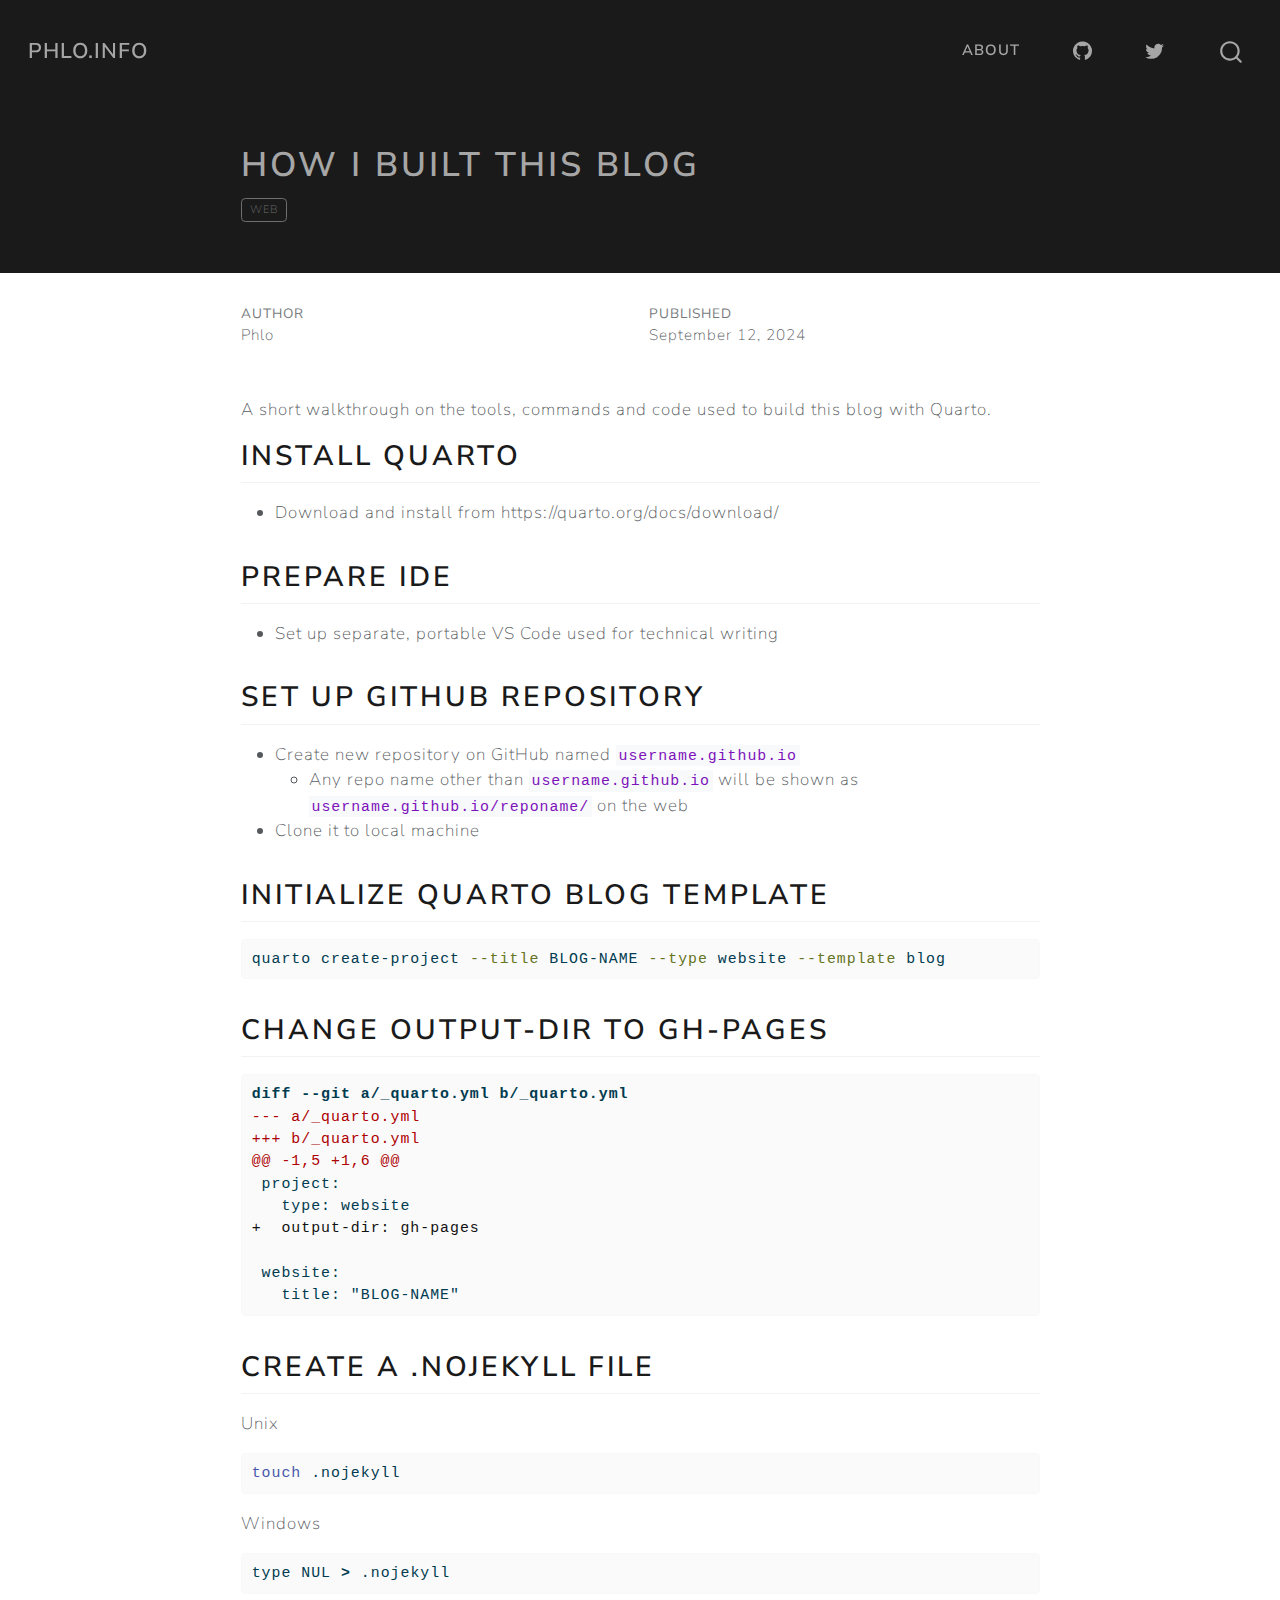
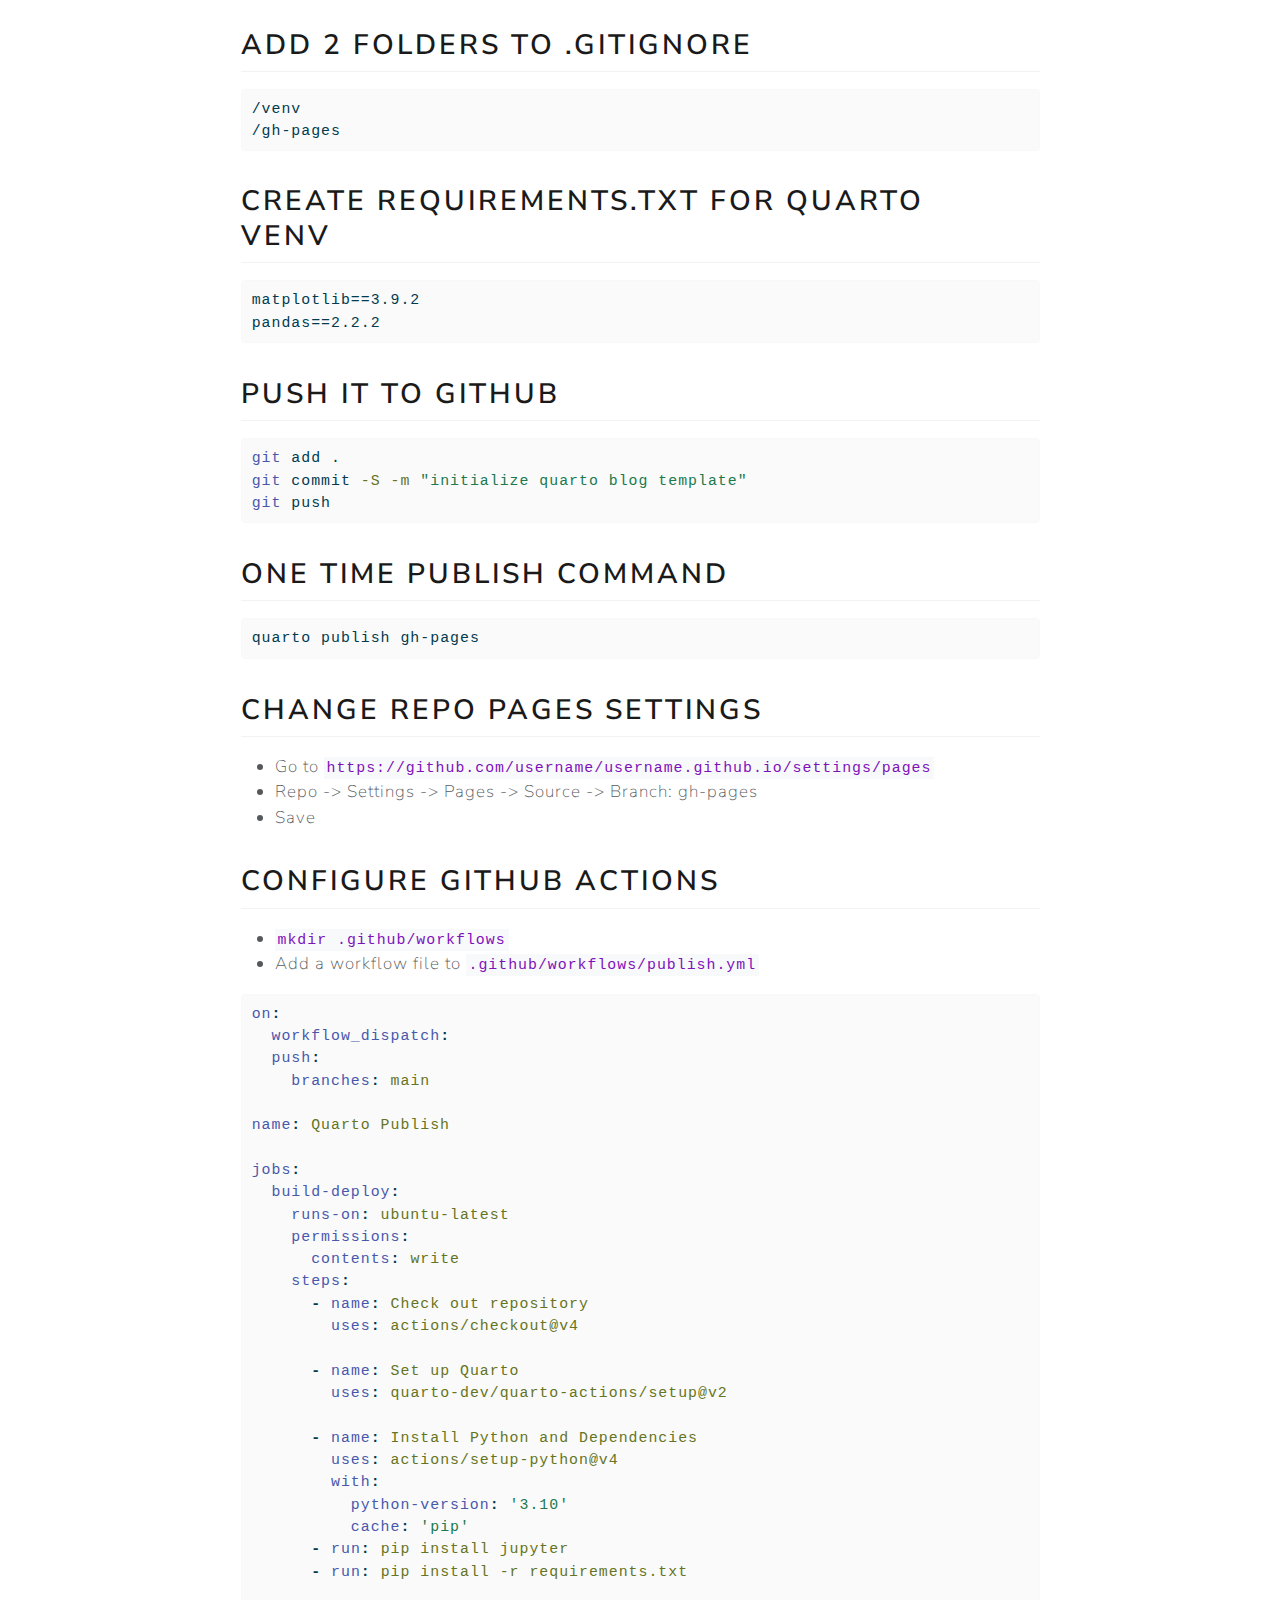
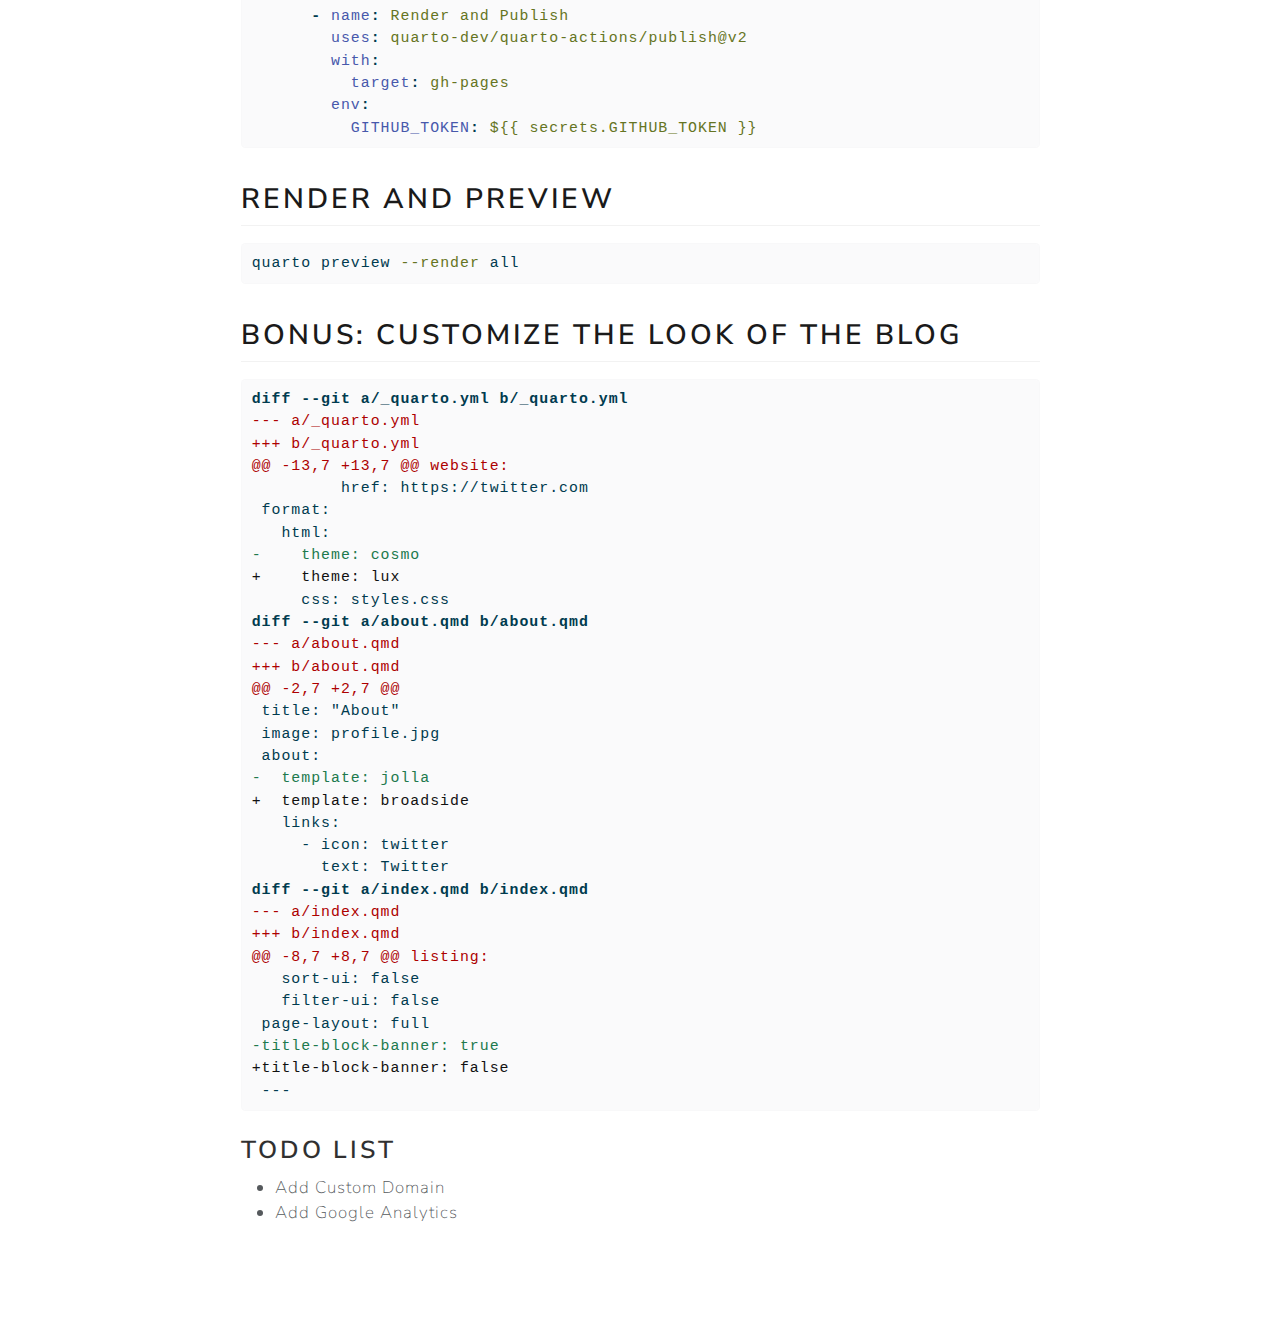
<file: posts/how-i-built-this-blog/index.html>
<!DOCTYPE html>
<html xmlns="http://www.w3.org/1999/xhtml" lang="en" xml:lang="en"><head>

<meta charset="utf-8">
<meta name="generator" content="quarto-1.5.57">

<meta name="viewport" content="width=device-width, initial-scale=1.0, user-scalable=yes">

<meta name="author" content="Phlo">
<meta name="dcterms.date" content="2024-09-12">

<title>How I Built This Blog – phlo.info</title>
<style>
code{white-space: pre-wrap;}
span.smallcaps{font-variant: small-caps;}
div.columns{display: flex; gap: min(4vw, 1.5em);}
div.column{flex: auto; overflow-x: auto;}
div.hanging-indent{margin-left: 1.5em; text-indent: -1.5em;}
ul.task-list{list-style: none;}
ul.task-list li input[type="checkbox"] {
  width: 0.8em;
  margin: 0 0.8em 0.2em -1em; /* quarto-specific, see https://github.com/quarto-dev/quarto-cli/issues/4556 */ 
  vertical-align: middle;
}
/* CSS for syntax highlighting */
pre > code.sourceCode { white-space: pre; position: relative; }
pre > code.sourceCode > span { line-height: 1.25; }
pre > code.sourceCode > span:empty { height: 1.2em; }
.sourceCode { overflow: visible; }
code.sourceCode > span { color: inherit; text-decoration: inherit; }
div.sourceCode { margin: 1em 0; }
pre.sourceCode { margin: 0; }
@media screen {
div.sourceCode { overflow: auto; }
}
@media print {
pre > code.sourceCode { white-space: pre-wrap; }
pre > code.sourceCode > span { display: inline-block; text-indent: -5em; padding-left: 5em; }
}
pre.numberSource code
  { counter-reset: source-line 0; }
pre.numberSource code > span
  { position: relative; left: -4em; counter-increment: source-line; }
pre.numberSource code > span > a:first-child::before
  { content: counter(source-line);
    position: relative; left: -1em; text-align: right; vertical-align: baseline;
    border: none; display: inline-block;
    -webkit-touch-callout: none; -webkit-user-select: none;
    -khtml-user-select: none; -moz-user-select: none;
    -ms-user-select: none; user-select: none;
    padding: 0 4px; width: 4em;
  }
pre.numberSource { margin-left: 3em;  padding-left: 4px; }
div.sourceCode
  {   }
@media screen {
pre > code.sourceCode > span > a:first-child::before { text-decoration: underline; }
}
</style>


<script src="../../site_libs/quarto-nav/quarto-nav.js"></script>
<script src="../../site_libs/quarto-nav/headroom.min.js"></script>
<script src="../../site_libs/clipboard/clipboard.min.js"></script>
<script src="../../site_libs/quarto-search/autocomplete.umd.js"></script>
<script src="../../site_libs/quarto-search/fuse.min.js"></script>
<script src="../../site_libs/quarto-search/quarto-search.js"></script>
<meta name="quarto:offset" content="../../">
<script src="../../site_libs/quarto-html/quarto.js"></script>
<script src="../../site_libs/quarto-html/popper.min.js"></script>
<script src="../../site_libs/quarto-html/tippy.umd.min.js"></script>
<script src="../../site_libs/quarto-html/anchor.min.js"></script>
<link href="../../site_libs/quarto-html/tippy.css" rel="stylesheet">
<link href="../../site_libs/quarto-html/quarto-syntax-highlighting.css" rel="stylesheet" id="quarto-text-highlighting-styles">
<script src="../../site_libs/bootstrap/bootstrap.min.js"></script>
<link href="../../site_libs/bootstrap/bootstrap-icons.css" rel="stylesheet">
<link href="../../site_libs/bootstrap/bootstrap.min.css" rel="stylesheet" id="quarto-bootstrap" data-mode="light">
<script id="quarto-search-options" type="application/json">{
  "location": "navbar",
  "copy-button": false,
  "collapse-after": 3,
  "panel-placement": "end",
  "type": "overlay",
  "limit": 50,
  "keyboard-shortcut": [
    "f",
    "/",
    "s"
  ],
  "show-item-context": false,
  "language": {
    "search-no-results-text": "No results",
    "search-matching-documents-text": "matching documents",
    "search-copy-link-title": "Copy link to search",
    "search-hide-matches-text": "Hide additional matches",
    "search-more-match-text": "more match in this document",
    "search-more-matches-text": "more matches in this document",
    "search-clear-button-title": "Clear",
    "search-text-placeholder": "",
    "search-detached-cancel-button-title": "Cancel",
    "search-submit-button-title": "Submit",
    "search-label": "Search"
  }
}</script>


<link rel="stylesheet" href="../../styles.css">
</head>

<body class="nav-fixed fullcontent">

<div id="quarto-search-results"></div>
  <header id="quarto-header" class="headroom fixed-top quarto-banner">
    <nav class="navbar navbar-expand-lg " data-bs-theme="dark">
      <div class="navbar-container container-fluid">
      <div class="navbar-brand-container mx-auto">
    <a class="navbar-brand" href="../../index.html">
    <span class="navbar-title">phlo.info</span>
    </a>
  </div>
            <div id="quarto-search" class="" title="Search"></div>
          <button class="navbar-toggler" type="button" data-bs-toggle="collapse" data-bs-target="#navbarCollapse" aria-controls="navbarCollapse" role="menu" aria-expanded="false" aria-label="Toggle navigation" onclick="if (window.quartoToggleHeadroom) { window.quartoToggleHeadroom(); }">
  <span class="navbar-toggler-icon"></span>
</button>
          <div class="collapse navbar-collapse" id="navbarCollapse">
            <ul class="navbar-nav navbar-nav-scroll ms-auto">
  <li class="nav-item">
    <a class="nav-link" href="../../about.html"> 
<span class="menu-text">About</span></a>
  </li>  
  <li class="nav-item compact">
    <a class="nav-link" href="https://github.com/YoungPhlo"> <i class="bi bi-github" role="img">
</i> 
<span class="menu-text"></span></a>
  </li>  
  <li class="nav-item compact">
    <a class="nav-link" href="https://twitter.com/YoungPhlo_"> <i class="bi bi-twitter" role="img">
</i> 
<span class="menu-text"></span></a>
  </li>  
</ul>
          </div> <!-- /navcollapse -->
            <div class="quarto-navbar-tools">
</div>
      </div> <!-- /container-fluid -->
    </nav>
</header>
<!-- content -->
<header id="title-block-header" class="quarto-title-block default page-columns page-full">
  <div class="quarto-title-banner page-columns page-full">
    <div class="quarto-title column-body">
      <h1 class="title">How I Built This Blog</h1>
                                <div class="quarto-categories">
                <div class="quarto-category">web</div>
              </div>
                  </div>
  </div>
    
  
  <div class="quarto-title-meta">

      <div>
      <div class="quarto-title-meta-heading">Author</div>
      <div class="quarto-title-meta-contents">
               <p>Phlo </p>
            </div>
    </div>
      
      <div>
      <div class="quarto-title-meta-heading">Published</div>
      <div class="quarto-title-meta-contents">
        <p class="date">September 12, 2024</p>
      </div>
    </div>
    
      
    </div>
    
  
  </header><div id="quarto-content" class="quarto-container page-columns page-rows-contents page-layout-article page-navbar">
<!-- sidebar -->
<!-- margin-sidebar -->
    
<!-- main -->
<main class="content quarto-banner-title-block" id="quarto-document-content">





<p>A short walkthrough on the tools, commands and code used to build this blog with Quarto.</p>
<section id="install-quarto" class="level2">
<h2 class="anchored" data-anchor-id="install-quarto">Install Quarto</h2>
<ul>
<li>Download and install from https://quarto.org/docs/download/</li>
</ul>
</section>
<section id="prepare-ide" class="level2">
<h2 class="anchored" data-anchor-id="prepare-ide">Prepare IDE</h2>
<ul>
<li>Set up separate, portable VS Code used for technical writing</li>
</ul>
</section>
<section id="set-up-github-repository" class="level2">
<h2 class="anchored" data-anchor-id="set-up-github-repository">Set up GitHub repository</h2>
<ul>
<li>Create new repository on GitHub named <code>username.github.io</code>
<ul>
<li>Any repo name other than <code>username.github.io</code> will be shown as <code>username.github.io/reponame/</code> on the web</li>
</ul></li>
<li>Clone it to local machine</li>
</ul>
</section>
<section id="initialize-quarto-blog-template" class="level2">
<h2 class="anchored" data-anchor-id="initialize-quarto-blog-template">Initialize Quarto Blog Template</h2>
<div class="sourceCode" id="cb1"><pre class="sourceCode sh code-with-copy"><code class="sourceCode bash"><span id="cb1-1"><a href="#cb1-1" aria-hidden="true" tabindex="-1"></a><span class="ex">quarto</span> create-project <span class="at">--title</span> BLOG-NAME <span class="at">--type</span> website <span class="at">--template</span> blog</span></code><button title="Copy to Clipboard" class="code-copy-button"><i class="bi"></i></button></pre></div>
</section>
<section id="change-output-dir-to-gh-pages" class="level2">
<h2 class="anchored" data-anchor-id="change-output-dir-to-gh-pages">Change output-dir to gh-pages</h2>
<div class="sourceCode" id="cb2"><pre class="sourceCode diff code-with-copy"><code class="sourceCode diff"><span id="cb2-1"><a href="#cb2-1" aria-hidden="true" tabindex="-1"></a><span class="kw">diff --git a/_quarto.yml b/_quarto.yml</span></span>
<span id="cb2-2"><a href="#cb2-2" aria-hidden="true" tabindex="-1"></a><span class="dt">--- a/_quarto.yml</span></span>
<span id="cb2-3"><a href="#cb2-3" aria-hidden="true" tabindex="-1"></a><span class="dt">+++ b/_quarto.yml</span></span>
<span id="cb2-4"><a href="#cb2-4" aria-hidden="true" tabindex="-1"></a><span class="dt">@@ -1,5 +1,6 @@</span></span>
<span id="cb2-5"><a href="#cb2-5" aria-hidden="true" tabindex="-1"></a> project:</span>
<span id="cb2-6"><a href="#cb2-6" aria-hidden="true" tabindex="-1"></a>   type: website</span>
<span id="cb2-7"><a href="#cb2-7" aria-hidden="true" tabindex="-1"></a><span class="va">+  output-dir: gh-pages</span></span>
<span id="cb2-8"><a href="#cb2-8" aria-hidden="true" tabindex="-1"></a> </span>
<span id="cb2-9"><a href="#cb2-9" aria-hidden="true" tabindex="-1"></a> website:</span>
<span id="cb2-10"><a href="#cb2-10" aria-hidden="true" tabindex="-1"></a>   title: "BLOG-NAME"</span></code><button title="Copy to Clipboard" class="code-copy-button"><i class="bi"></i></button></pre></div>
</section>
<section id="create-a-.nojekyll-file" class="level2">
<h2 class="anchored" data-anchor-id="create-a-.nojekyll-file">Create a .nojekyll file</h2>
<p>Unix</p>
<div class="sourceCode" id="cb3"><pre class="sourceCode sh code-with-copy"><code class="sourceCode bash"><span id="cb3-1"><a href="#cb3-1" aria-hidden="true" tabindex="-1"></a><span class="fu">touch</span> .nojekyll</span></code><button title="Copy to Clipboard" class="code-copy-button"><i class="bi"></i></button></pre></div>
<p>Windows</p>
<div class="sourceCode" id="cb4"><pre class="sourceCode bat code-with-copy"><code class="sourceCode dosbat"><span id="cb4-1"><a href="#cb4-1" aria-hidden="true" tabindex="-1"></a><span class="bu">type</span> NUL <span class="kw">&gt;</span> .nojekyll</span></code><button title="Copy to Clipboard" class="code-copy-button"><i class="bi"></i></button></pre></div>
</section>
<section id="add-2-folders-to-.gitignore" class="level2">
<h2 class="anchored" data-anchor-id="add-2-folders-to-.gitignore">Add 2 folders to .gitignore</h2>
<div class="sourceCode" id="cb5"><pre class="sourceCode default code-with-copy"><code class="sourceCode default"><span id="cb5-1"><a href="#cb5-1" aria-hidden="true" tabindex="-1"></a>/venv</span>
<span id="cb5-2"><a href="#cb5-2" aria-hidden="true" tabindex="-1"></a>/gh-pages</span></code><button title="Copy to Clipboard" class="code-copy-button"><i class="bi"></i></button></pre></div>
</section>
<section id="create-requirements.txt-for-quarto-venv" class="level2">
<h2 class="anchored" data-anchor-id="create-requirements.txt-for-quarto-venv">Create requirements.txt for Quarto venv</h2>
<div class="sourceCode" id="cb6"><pre class="sourceCode default code-with-copy"><code class="sourceCode default"><span id="cb6-1"><a href="#cb6-1" aria-hidden="true" tabindex="-1"></a>matplotlib==3.9.2</span>
<span id="cb6-2"><a href="#cb6-2" aria-hidden="true" tabindex="-1"></a>pandas==2.2.2</span></code><button title="Copy to Clipboard" class="code-copy-button"><i class="bi"></i></button></pre></div>
</section>
<section id="push-it-to-github" class="level2">
<h2 class="anchored" data-anchor-id="push-it-to-github">Push it to github</h2>
<div class="sourceCode" id="cb7"><pre class="sourceCode sh code-with-copy"><code class="sourceCode bash"><span id="cb7-1"><a href="#cb7-1" aria-hidden="true" tabindex="-1"></a><span class="fu">git</span> add .</span>
<span id="cb7-2"><a href="#cb7-2" aria-hidden="true" tabindex="-1"></a><span class="fu">git</span> commit <span class="at">-S</span> <span class="at">-m</span> <span class="st">"initialize quarto blog template"</span></span>
<span id="cb7-3"><a href="#cb7-3" aria-hidden="true" tabindex="-1"></a><span class="fu">git</span> push</span></code><button title="Copy to Clipboard" class="code-copy-button"><i class="bi"></i></button></pre></div>
</section>
<section id="one-time-publish-command" class="level2">
<h2 class="anchored" data-anchor-id="one-time-publish-command">One time publish command</h2>
<div class="sourceCode" id="cb8"><pre class="sourceCode sh code-with-copy"><code class="sourceCode bash"><span id="cb8-1"><a href="#cb8-1" aria-hidden="true" tabindex="-1"></a><span class="ex">quarto</span> publish gh-pages</span></code><button title="Copy to Clipboard" class="code-copy-button"><i class="bi"></i></button></pre></div>
</section>
<section id="change-repo-pages-settings" class="level2">
<h2 class="anchored" data-anchor-id="change-repo-pages-settings">Change repo Pages settings</h2>
<ul>
<li>Go to <code>https://github.com/username/username.github.io/settings/pages</code></li>
<li>Repo -&gt; Settings -&gt; Pages -&gt; Source -&gt; Branch: gh-pages</li>
<li>Save</li>
</ul>
</section>
<section id="configure-github-actions" class="level2">
<h2 class="anchored" data-anchor-id="configure-github-actions">Configure GitHub Actions</h2>
<ul>
<li><code>mkdir .github/workflows</code></li>
<li>Add a workflow file to <code>.github/workflows/publish.yml</code></li>
</ul>
<div class="sourceCode" id="cb9"><pre class="sourceCode yaml code-with-copy"><code class="sourceCode yaml"><span id="cb9-1"><a href="#cb9-1" aria-hidden="true" tabindex="-1"></a><span class="fu">on</span><span class="kw">:</span></span>
<span id="cb9-2"><a href="#cb9-2" aria-hidden="true" tabindex="-1"></a><span class="at">  </span><span class="fu">workflow_dispatch</span><span class="kw">:</span></span>
<span id="cb9-3"><a href="#cb9-3" aria-hidden="true" tabindex="-1"></a><span class="at">  </span><span class="fu">push</span><span class="kw">:</span></span>
<span id="cb9-4"><a href="#cb9-4" aria-hidden="true" tabindex="-1"></a><span class="at">    </span><span class="fu">branches</span><span class="kw">:</span><span class="at"> main</span></span>
<span id="cb9-5"><a href="#cb9-5" aria-hidden="true" tabindex="-1"></a></span>
<span id="cb9-6"><a href="#cb9-6" aria-hidden="true" tabindex="-1"></a><span class="fu">name</span><span class="kw">:</span><span class="at"> Quarto Publish</span></span>
<span id="cb9-7"><a href="#cb9-7" aria-hidden="true" tabindex="-1"></a></span>
<span id="cb9-8"><a href="#cb9-8" aria-hidden="true" tabindex="-1"></a><span class="fu">jobs</span><span class="kw">:</span></span>
<span id="cb9-9"><a href="#cb9-9" aria-hidden="true" tabindex="-1"></a><span class="at">  </span><span class="fu">build-deploy</span><span class="kw">:</span></span>
<span id="cb9-10"><a href="#cb9-10" aria-hidden="true" tabindex="-1"></a><span class="at">    </span><span class="fu">runs-on</span><span class="kw">:</span><span class="at"> ubuntu-latest</span></span>
<span id="cb9-11"><a href="#cb9-11" aria-hidden="true" tabindex="-1"></a><span class="at">    </span><span class="fu">permissions</span><span class="kw">:</span></span>
<span id="cb9-12"><a href="#cb9-12" aria-hidden="true" tabindex="-1"></a><span class="at">      </span><span class="fu">contents</span><span class="kw">:</span><span class="at"> write</span></span>
<span id="cb9-13"><a href="#cb9-13" aria-hidden="true" tabindex="-1"></a><span class="at">    </span><span class="fu">steps</span><span class="kw">:</span></span>
<span id="cb9-14"><a href="#cb9-14" aria-hidden="true" tabindex="-1"></a><span class="at">      </span><span class="kw">-</span><span class="at"> </span><span class="fu">name</span><span class="kw">:</span><span class="at"> Check out repository</span></span>
<span id="cb9-15"><a href="#cb9-15" aria-hidden="true" tabindex="-1"></a><span class="at">        </span><span class="fu">uses</span><span class="kw">:</span><span class="at"> actions/checkout@v4</span></span>
<span id="cb9-16"><a href="#cb9-16" aria-hidden="true" tabindex="-1"></a></span>
<span id="cb9-17"><a href="#cb9-17" aria-hidden="true" tabindex="-1"></a><span class="at">      </span><span class="kw">-</span><span class="at"> </span><span class="fu">name</span><span class="kw">:</span><span class="at"> Set up Quarto</span></span>
<span id="cb9-18"><a href="#cb9-18" aria-hidden="true" tabindex="-1"></a><span class="at">        </span><span class="fu">uses</span><span class="kw">:</span><span class="at"> quarto-dev/quarto-actions/setup@v2</span></span>
<span id="cb9-19"><a href="#cb9-19" aria-hidden="true" tabindex="-1"></a></span>
<span id="cb9-20"><a href="#cb9-20" aria-hidden="true" tabindex="-1"></a><span class="at">      </span><span class="kw">-</span><span class="at"> </span><span class="fu">name</span><span class="kw">:</span><span class="at"> Install Python and Dependencies</span></span>
<span id="cb9-21"><a href="#cb9-21" aria-hidden="true" tabindex="-1"></a><span class="at">        </span><span class="fu">uses</span><span class="kw">:</span><span class="at"> actions/setup-python@v4</span></span>
<span id="cb9-22"><a href="#cb9-22" aria-hidden="true" tabindex="-1"></a><span class="at">        </span><span class="fu">with</span><span class="kw">:</span></span>
<span id="cb9-23"><a href="#cb9-23" aria-hidden="true" tabindex="-1"></a><span class="at">          </span><span class="fu">python-version</span><span class="kw">:</span><span class="at"> </span><span class="st">'3.10'</span></span>
<span id="cb9-24"><a href="#cb9-24" aria-hidden="true" tabindex="-1"></a><span class="at">          </span><span class="fu">cache</span><span class="kw">:</span><span class="at"> </span><span class="st">'pip'</span></span>
<span id="cb9-25"><a href="#cb9-25" aria-hidden="true" tabindex="-1"></a><span class="at">      </span><span class="kw">-</span><span class="at"> </span><span class="fu">run</span><span class="kw">:</span><span class="at"> pip install jupyter</span></span>
<span id="cb9-26"><a href="#cb9-26" aria-hidden="true" tabindex="-1"></a><span class="at">      </span><span class="kw">-</span><span class="at"> </span><span class="fu">run</span><span class="kw">:</span><span class="at"> pip install -r requirements.txt</span></span>
<span id="cb9-27"><a href="#cb9-27" aria-hidden="true" tabindex="-1"></a></span>
<span id="cb9-28"><a href="#cb9-28" aria-hidden="true" tabindex="-1"></a><span class="at">      </span><span class="kw">-</span><span class="at"> </span><span class="fu">name</span><span class="kw">:</span><span class="at"> Render and Publish</span></span>
<span id="cb9-29"><a href="#cb9-29" aria-hidden="true" tabindex="-1"></a><span class="at">        </span><span class="fu">uses</span><span class="kw">:</span><span class="at"> quarto-dev/quarto-actions/publish@v2</span></span>
<span id="cb9-30"><a href="#cb9-30" aria-hidden="true" tabindex="-1"></a><span class="at">        </span><span class="fu">with</span><span class="kw">:</span></span>
<span id="cb9-31"><a href="#cb9-31" aria-hidden="true" tabindex="-1"></a><span class="at">          </span><span class="fu">target</span><span class="kw">:</span><span class="at"> gh-pages</span></span>
<span id="cb9-32"><a href="#cb9-32" aria-hidden="true" tabindex="-1"></a><span class="at">        </span><span class="fu">env</span><span class="kw">:</span></span>
<span id="cb9-33"><a href="#cb9-33" aria-hidden="true" tabindex="-1"></a><span class="at">          </span><span class="fu">GITHUB_TOKEN</span><span class="kw">:</span><span class="at"> ${{ secrets.GITHUB_TOKEN }}</span></span></code><button title="Copy to Clipboard" class="code-copy-button"><i class="bi"></i></button></pre></div>
</section>
<section id="render-and-preview" class="level2">
<h2 class="anchored" data-anchor-id="render-and-preview">Render and preview</h2>
<div class="sourceCode" id="cb10"><pre class="sourceCode sh code-with-copy"><code class="sourceCode bash"><span id="cb10-1"><a href="#cb10-1" aria-hidden="true" tabindex="-1"></a><span class="ex">quarto</span> preview <span class="at">--render</span> all</span></code><button title="Copy to Clipboard" class="code-copy-button"><i class="bi"></i></button></pre></div>
</section>
<section id="bonus-customize-the-look-of-the-blog" class="level2">
<h2 class="anchored" data-anchor-id="bonus-customize-the-look-of-the-blog">Bonus: Customize the look of the blog</h2>
<div class="sourceCode" id="cb11"><pre class="sourceCode diff code-with-copy"><code class="sourceCode diff"><span id="cb11-1"><a href="#cb11-1" aria-hidden="true" tabindex="-1"></a><span class="kw">diff --git a/_quarto.yml b/_quarto.yml</span></span>
<span id="cb11-2"><a href="#cb11-2" aria-hidden="true" tabindex="-1"></a><span class="dt">--- a/_quarto.yml</span></span>
<span id="cb11-3"><a href="#cb11-3" aria-hidden="true" tabindex="-1"></a><span class="dt">+++ b/_quarto.yml</span></span>
<span id="cb11-4"><a href="#cb11-4" aria-hidden="true" tabindex="-1"></a><span class="dt">@@ -13,7 +13,7 @@ website:</span></span>
<span id="cb11-5"><a href="#cb11-5" aria-hidden="true" tabindex="-1"></a>         href: https://twitter.com</span>
<span id="cb11-6"><a href="#cb11-6" aria-hidden="true" tabindex="-1"></a> format:</span>
<span id="cb11-7"><a href="#cb11-7" aria-hidden="true" tabindex="-1"></a>   html:</span>
<span id="cb11-8"><a href="#cb11-8" aria-hidden="true" tabindex="-1"></a><span class="st">-    theme: cosmo</span></span>
<span id="cb11-9"><a href="#cb11-9" aria-hidden="true" tabindex="-1"></a><span class="va">+    theme: lux</span></span>
<span id="cb11-10"><a href="#cb11-10" aria-hidden="true" tabindex="-1"></a>     css: styles.css</span>
<span id="cb11-11"><a href="#cb11-11" aria-hidden="true" tabindex="-1"></a><span class="kw">diff --git a/about.qmd b/about.qmd</span></span>
<span id="cb11-12"><a href="#cb11-12" aria-hidden="true" tabindex="-1"></a><span class="dt">--- a/about.qmd</span></span>
<span id="cb11-13"><a href="#cb11-13" aria-hidden="true" tabindex="-1"></a><span class="dt">+++ b/about.qmd</span></span>
<span id="cb11-14"><a href="#cb11-14" aria-hidden="true" tabindex="-1"></a><span class="dt">@@ -2,7 +2,7 @@</span></span>
<span id="cb11-15"><a href="#cb11-15" aria-hidden="true" tabindex="-1"></a> title: "About"</span>
<span id="cb11-16"><a href="#cb11-16" aria-hidden="true" tabindex="-1"></a> image: profile.jpg</span>
<span id="cb11-17"><a href="#cb11-17" aria-hidden="true" tabindex="-1"></a> about:</span>
<span id="cb11-18"><a href="#cb11-18" aria-hidden="true" tabindex="-1"></a><span class="st">-  template: jolla</span></span>
<span id="cb11-19"><a href="#cb11-19" aria-hidden="true" tabindex="-1"></a><span class="va">+  template: broadside</span></span>
<span id="cb11-20"><a href="#cb11-20" aria-hidden="true" tabindex="-1"></a>   links:</span>
<span id="cb11-21"><a href="#cb11-21" aria-hidden="true" tabindex="-1"></a>     - icon: twitter</span>
<span id="cb11-22"><a href="#cb11-22" aria-hidden="true" tabindex="-1"></a>       text: Twitter</span>
<span id="cb11-23"><a href="#cb11-23" aria-hidden="true" tabindex="-1"></a><span class="kw">diff --git a/index.qmd b/index.qmd</span></span>
<span id="cb11-24"><a href="#cb11-24" aria-hidden="true" tabindex="-1"></a><span class="dt">--- a/index.qmd</span></span>
<span id="cb11-25"><a href="#cb11-25" aria-hidden="true" tabindex="-1"></a><span class="dt">+++ b/index.qmd</span></span>
<span id="cb11-26"><a href="#cb11-26" aria-hidden="true" tabindex="-1"></a><span class="dt">@@ -8,7 +8,7 @@ listing:</span></span>
<span id="cb11-27"><a href="#cb11-27" aria-hidden="true" tabindex="-1"></a>   sort-ui: false</span>
<span id="cb11-28"><a href="#cb11-28" aria-hidden="true" tabindex="-1"></a>   filter-ui: false</span>
<span id="cb11-29"><a href="#cb11-29" aria-hidden="true" tabindex="-1"></a> page-layout: full</span>
<span id="cb11-30"><a href="#cb11-30" aria-hidden="true" tabindex="-1"></a><span class="st">-title-block-banner: true</span></span>
<span id="cb11-31"><a href="#cb11-31" aria-hidden="true" tabindex="-1"></a><span class="va">+title-block-banner: false</span></span>
<span id="cb11-32"><a href="#cb11-32" aria-hidden="true" tabindex="-1"></a> ---</span></code><button title="Copy to Clipboard" class="code-copy-button"><i class="bi"></i></button></pre></div>
<section id="todo-list" class="level3">
<h3 class="anchored" data-anchor-id="todo-list">TODO List</h3>
<ul>
<li>Add Custom Domain</li>
<li>Add Google Analytics</li>
</ul>


</section>
</section>

</main> <!-- /main -->
<script id="quarto-html-after-body" type="application/javascript">
window.document.addEventListener("DOMContentLoaded", function (event) {
  const toggleBodyColorMode = (bsSheetEl) => {
    const mode = bsSheetEl.getAttribute("data-mode");
    const bodyEl = window.document.querySelector("body");
    if (mode === "dark") {
      bodyEl.classList.add("quarto-dark");
      bodyEl.classList.remove("quarto-light");
    } else {
      bodyEl.classList.add("quarto-light");
      bodyEl.classList.remove("quarto-dark");
    }
  }
  const toggleBodyColorPrimary = () => {
    const bsSheetEl = window.document.querySelector("link#quarto-bootstrap");
    if (bsSheetEl) {
      toggleBodyColorMode(bsSheetEl);
    }
  }
  toggleBodyColorPrimary();  
  const icon = "";
  const anchorJS = new window.AnchorJS();
  anchorJS.options = {
    placement: 'right',
    icon: icon
  };
  anchorJS.add('.anchored');
  const isCodeAnnotation = (el) => {
    for (const clz of el.classList) {
      if (clz.startsWith('code-annotation-')) {                     
        return true;
      }
    }
    return false;
  }
  const onCopySuccess = function(e) {
    // button target
    const button = e.trigger;
    // don't keep focus
    button.blur();
    // flash "checked"
    button.classList.add('code-copy-button-checked');
    var currentTitle = button.getAttribute("title");
    button.setAttribute("title", "Copied!");
    let tooltip;
    if (window.bootstrap) {
      button.setAttribute("data-bs-toggle", "tooltip");
      button.setAttribute("data-bs-placement", "left");
      button.setAttribute("data-bs-title", "Copied!");
      tooltip = new bootstrap.Tooltip(button, 
        { trigger: "manual", 
          customClass: "code-copy-button-tooltip",
          offset: [0, -8]});
      tooltip.show();    
    }
    setTimeout(function() {
      if (tooltip) {
        tooltip.hide();
        button.removeAttribute("data-bs-title");
        button.removeAttribute("data-bs-toggle");
        button.removeAttribute("data-bs-placement");
      }
      button.setAttribute("title", currentTitle);
      button.classList.remove('code-copy-button-checked');
    }, 1000);
    // clear code selection
    e.clearSelection();
  }
  const getTextToCopy = function(trigger) {
      const codeEl = trigger.previousElementSibling.cloneNode(true);
      for (const childEl of codeEl.children) {
        if (isCodeAnnotation(childEl)) {
          childEl.remove();
        }
      }
      return codeEl.innerText;
  }
  const clipboard = new window.ClipboardJS('.code-copy-button:not([data-in-quarto-modal])', {
    text: getTextToCopy
  });
  clipboard.on('success', onCopySuccess);
  if (window.document.getElementById('quarto-embedded-source-code-modal')) {
    // For code content inside modals, clipBoardJS needs to be initialized with a container option
    // TODO: Check when it could be a function (https://github.com/zenorocha/clipboard.js/issues/860)
    const clipboardModal = new window.ClipboardJS('.code-copy-button[data-in-quarto-modal]', {
      text: getTextToCopy,
      container: window.document.getElementById('quarto-embedded-source-code-modal')
    });
    clipboardModal.on('success', onCopySuccess);
  }
    var localhostRegex = new RegExp(/^(?:http|https):\/\/localhost\:?[0-9]*\//);
    var mailtoRegex = new RegExp(/^mailto:/);
      var filterRegex = new RegExp("https:\/\/phloinfo\.github\.io\/");
    var isInternal = (href) => {
        return filterRegex.test(href) || localhostRegex.test(href) || mailtoRegex.test(href);
    }
    // Inspect non-navigation links and adorn them if external
 	var links = window.document.querySelectorAll('a[href]:not(.nav-link):not(.navbar-brand):not(.toc-action):not(.sidebar-link):not(.sidebar-item-toggle):not(.pagination-link):not(.no-external):not([aria-hidden]):not(.dropdown-item):not(.quarto-navigation-tool):not(.about-link)');
    for (var i=0; i<links.length; i++) {
      const link = links[i];
      if (!isInternal(link.href)) {
        // undo the damage that might have been done by quarto-nav.js in the case of
        // links that we want to consider external
        if (link.dataset.originalHref !== undefined) {
          link.href = link.dataset.originalHref;
        }
      }
    }
  function tippyHover(el, contentFn, onTriggerFn, onUntriggerFn) {
    const config = {
      allowHTML: true,
      maxWidth: 500,
      delay: 100,
      arrow: false,
      appendTo: function(el) {
          return el.parentElement;
      },
      interactive: true,
      interactiveBorder: 10,
      theme: 'quarto',
      placement: 'bottom-start',
    };
    if (contentFn) {
      config.content = contentFn;
    }
    if (onTriggerFn) {
      config.onTrigger = onTriggerFn;
    }
    if (onUntriggerFn) {
      config.onUntrigger = onUntriggerFn;
    }
    window.tippy(el, config); 
  }
  const noterefs = window.document.querySelectorAll('a[role="doc-noteref"]');
  for (var i=0; i<noterefs.length; i++) {
    const ref = noterefs[i];
    tippyHover(ref, function() {
      // use id or data attribute instead here
      let href = ref.getAttribute('data-footnote-href') || ref.getAttribute('href');
      try { href = new URL(href).hash; } catch {}
      const id = href.replace(/^#\/?/, "");
      const note = window.document.getElementById(id);
      if (note) {
        return note.innerHTML;
      } else {
        return "";
      }
    });
  }
  const xrefs = window.document.querySelectorAll('a.quarto-xref');
  const processXRef = (id, note) => {
    // Strip column container classes
    const stripColumnClz = (el) => {
      el.classList.remove("page-full", "page-columns");
      if (el.children) {
        for (const child of el.children) {
          stripColumnClz(child);
        }
      }
    }
    stripColumnClz(note)
    if (id === null || id.startsWith('sec-')) {
      // Special case sections, only their first couple elements
      const container = document.createElement("div");
      if (note.children && note.children.length > 2) {
        container.appendChild(note.children[0].cloneNode(true));
        for (let i = 1; i < note.children.length; i++) {
          const child = note.children[i];
          if (child.tagName === "P" && child.innerText === "") {
            continue;
          } else {
            container.appendChild(child.cloneNode(true));
            break;
          }
        }
        if (window.Quarto?.typesetMath) {
          window.Quarto.typesetMath(container);
        }
        return container.innerHTML
      } else {
        if (window.Quarto?.typesetMath) {
          window.Quarto.typesetMath(note);
        }
        return note.innerHTML;
      }
    } else {
      // Remove any anchor links if they are present
      const anchorLink = note.querySelector('a.anchorjs-link');
      if (anchorLink) {
        anchorLink.remove();
      }
      if (window.Quarto?.typesetMath) {
        window.Quarto.typesetMath(note);
      }
      // TODO in 1.5, we should make sure this works without a callout special case
      if (note.classList.contains("callout")) {
        return note.outerHTML;
      } else {
        return note.innerHTML;
      }
    }
  }
  for (var i=0; i<xrefs.length; i++) {
    const xref = xrefs[i];
    tippyHover(xref, undefined, function(instance) {
      instance.disable();
      let url = xref.getAttribute('href');
      let hash = undefined; 
      if (url.startsWith('#')) {
        hash = url;
      } else {
        try { hash = new URL(url).hash; } catch {}
      }
      if (hash) {
        const id = hash.replace(/^#\/?/, "");
        const note = window.document.getElementById(id);
        if (note !== null) {
          try {
            const html = processXRef(id, note.cloneNode(true));
            instance.setContent(html);
          } finally {
            instance.enable();
            instance.show();
          }
        } else {
          // See if we can fetch this
          fetch(url.split('#')[0])
          .then(res => res.text())
          .then(html => {
            const parser = new DOMParser();
            const htmlDoc = parser.parseFromString(html, "text/html");
            const note = htmlDoc.getElementById(id);
            if (note !== null) {
              const html = processXRef(id, note);
              instance.setContent(html);
            } 
          }).finally(() => {
            instance.enable();
            instance.show();
          });
        }
      } else {
        // See if we can fetch a full url (with no hash to target)
        // This is a special case and we should probably do some content thinning / targeting
        fetch(url)
        .then(res => res.text())
        .then(html => {
          const parser = new DOMParser();
          const htmlDoc = parser.parseFromString(html, "text/html");
          const note = htmlDoc.querySelector('main.content');
          if (note !== null) {
            // This should only happen for chapter cross references
            // (since there is no id in the URL)
            // remove the first header
            if (note.children.length > 0 && note.children[0].tagName === "HEADER") {
              note.children[0].remove();
            }
            const html = processXRef(null, note);
            instance.setContent(html);
          } 
        }).finally(() => {
          instance.enable();
          instance.show();
        });
      }
    }, function(instance) {
    });
  }
      let selectedAnnoteEl;
      const selectorForAnnotation = ( cell, annotation) => {
        let cellAttr = 'data-code-cell="' + cell + '"';
        let lineAttr = 'data-code-annotation="' +  annotation + '"';
        const selector = 'span[' + cellAttr + '][' + lineAttr + ']';
        return selector;
      }
      const selectCodeLines = (annoteEl) => {
        const doc = window.document;
        const targetCell = annoteEl.getAttribute("data-target-cell");
        const targetAnnotation = annoteEl.getAttribute("data-target-annotation");
        const annoteSpan = window.document.querySelector(selectorForAnnotation(targetCell, targetAnnotation));
        const lines = annoteSpan.getAttribute("data-code-lines").split(",");
        const lineIds = lines.map((line) => {
          return targetCell + "-" + line;
        })
        let top = null;
        let height = null;
        let parent = null;
        if (lineIds.length > 0) {
            //compute the position of the single el (top and bottom and make a div)
            const el = window.document.getElementById(lineIds[0]);
            top = el.offsetTop;
            height = el.offsetHeight;
            parent = el.parentElement.parentElement;
          if (lineIds.length > 1) {
            const lastEl = window.document.getElementById(lineIds[lineIds.length - 1]);
            const bottom = lastEl.offsetTop + lastEl.offsetHeight;
            height = bottom - top;
          }
          if (top !== null && height !== null && parent !== null) {
            // cook up a div (if necessary) and position it 
            let div = window.document.getElementById("code-annotation-line-highlight");
            if (div === null) {
              div = window.document.createElement("div");
              div.setAttribute("id", "code-annotation-line-highlight");
              div.style.position = 'absolute';
              parent.appendChild(div);
            }
            div.style.top = top - 2 + "px";
            div.style.height = height + 4 + "px";
            div.style.left = 0;
            let gutterDiv = window.document.getElementById("code-annotation-line-highlight-gutter");
            if (gutterDiv === null) {
              gutterDiv = window.document.createElement("div");
              gutterDiv.setAttribute("id", "code-annotation-line-highlight-gutter");
              gutterDiv.style.position = 'absolute';
              const codeCell = window.document.getElementById(targetCell);
              const gutter = codeCell.querySelector('.code-annotation-gutter');
              gutter.appendChild(gutterDiv);
            }
            gutterDiv.style.top = top - 2 + "px";
            gutterDiv.style.height = height + 4 + "px";
          }
          selectedAnnoteEl = annoteEl;
        }
      };
      const unselectCodeLines = () => {
        const elementsIds = ["code-annotation-line-highlight", "code-annotation-line-highlight-gutter"];
        elementsIds.forEach((elId) => {
          const div = window.document.getElementById(elId);
          if (div) {
            div.remove();
          }
        });
        selectedAnnoteEl = undefined;
      };
        // Handle positioning of the toggle
    window.addEventListener(
      "resize",
      throttle(() => {
        elRect = undefined;
        if (selectedAnnoteEl) {
          selectCodeLines(selectedAnnoteEl);
        }
      }, 10)
    );
    function throttle(fn, ms) {
    let throttle = false;
    let timer;
      return (...args) => {
        if(!throttle) { // first call gets through
            fn.apply(this, args);
            throttle = true;
        } else { // all the others get throttled
            if(timer) clearTimeout(timer); // cancel #2
            timer = setTimeout(() => {
              fn.apply(this, args);
              timer = throttle = false;
            }, ms);
        }
      };
    }
      // Attach click handler to the DT
      const annoteDls = window.document.querySelectorAll('dt[data-target-cell]');
      for (const annoteDlNode of annoteDls) {
        annoteDlNode.addEventListener('click', (event) => {
          const clickedEl = event.target;
          if (clickedEl !== selectedAnnoteEl) {
            unselectCodeLines();
            const activeEl = window.document.querySelector('dt[data-target-cell].code-annotation-active');
            if (activeEl) {
              activeEl.classList.remove('code-annotation-active');
            }
            selectCodeLines(clickedEl);
            clickedEl.classList.add('code-annotation-active');
          } else {
            // Unselect the line
            unselectCodeLines();
            clickedEl.classList.remove('code-annotation-active');
          }
        });
      }
  const findCites = (el) => {
    const parentEl = el.parentElement;
    if (parentEl) {
      const cites = parentEl.dataset.cites;
      if (cites) {
        return {
          el,
          cites: cites.split(' ')
        };
      } else {
        return findCites(el.parentElement)
      }
    } else {
      return undefined;
    }
  };
  var bibliorefs = window.document.querySelectorAll('a[role="doc-biblioref"]');
  for (var i=0; i<bibliorefs.length; i++) {
    const ref = bibliorefs[i];
    const citeInfo = findCites(ref);
    if (citeInfo) {
      tippyHover(citeInfo.el, function() {
        var popup = window.document.createElement('div');
        citeInfo.cites.forEach(function(cite) {
          var citeDiv = window.document.createElement('div');
          citeDiv.classList.add('hanging-indent');
          citeDiv.classList.add('csl-entry');
          var biblioDiv = window.document.getElementById('ref-' + cite);
          if (biblioDiv) {
            citeDiv.innerHTML = biblioDiv.innerHTML;
          }
          popup.appendChild(citeDiv);
        });
        return popup.innerHTML;
      });
    }
  }
});
</script>
</div> <!-- /content -->




</body></html>
</file>
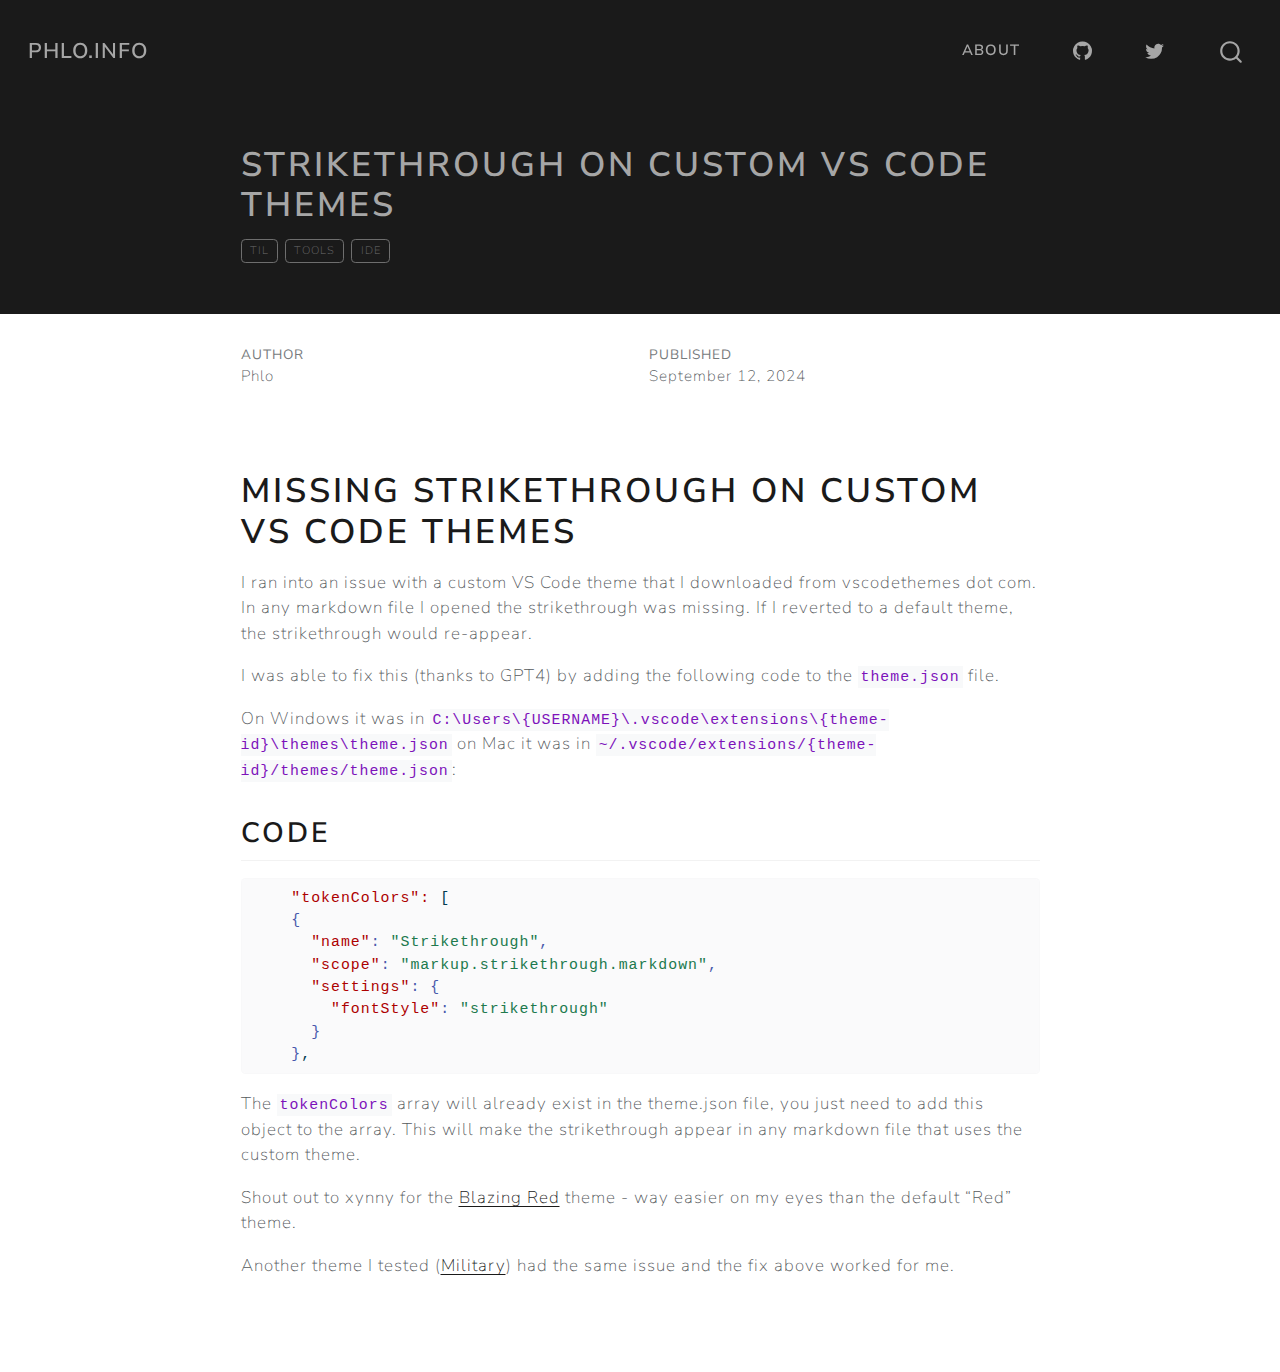
<file: posts/strikethrough-on-custom-vs-code-themes/index.html>
<!DOCTYPE html>
<html xmlns="http://www.w3.org/1999/xhtml" lang="en" xml:lang="en"><head>

<meta charset="utf-8">
<meta name="generator" content="quarto-1.5.57">

<meta name="viewport" content="width=device-width, initial-scale=1.0, user-scalable=yes">

<meta name="author" content="Phlo">
<meta name="dcterms.date" content="2024-09-12">

<title>Strikethrough on Custom VS Code Themes – phlo.info</title>
<style>
code{white-space: pre-wrap;}
span.smallcaps{font-variant: small-caps;}
div.columns{display: flex; gap: min(4vw, 1.5em);}
div.column{flex: auto; overflow-x: auto;}
div.hanging-indent{margin-left: 1.5em; text-indent: -1.5em;}
ul.task-list{list-style: none;}
ul.task-list li input[type="checkbox"] {
  width: 0.8em;
  margin: 0 0.8em 0.2em -1em; /* quarto-specific, see https://github.com/quarto-dev/quarto-cli/issues/4556 */ 
  vertical-align: middle;
}
/* CSS for syntax highlighting */
pre > code.sourceCode { white-space: pre; position: relative; }
pre > code.sourceCode > span { line-height: 1.25; }
pre > code.sourceCode > span:empty { height: 1.2em; }
.sourceCode { overflow: visible; }
code.sourceCode > span { color: inherit; text-decoration: inherit; }
div.sourceCode { margin: 1em 0; }
pre.sourceCode { margin: 0; }
@media screen {
div.sourceCode { overflow: auto; }
}
@media print {
pre > code.sourceCode { white-space: pre-wrap; }
pre > code.sourceCode > span { display: inline-block; text-indent: -5em; padding-left: 5em; }
}
pre.numberSource code
  { counter-reset: source-line 0; }
pre.numberSource code > span
  { position: relative; left: -4em; counter-increment: source-line; }
pre.numberSource code > span > a:first-child::before
  { content: counter(source-line);
    position: relative; left: -1em; text-align: right; vertical-align: baseline;
    border: none; display: inline-block;
    -webkit-touch-callout: none; -webkit-user-select: none;
    -khtml-user-select: none; -moz-user-select: none;
    -ms-user-select: none; user-select: none;
    padding: 0 4px; width: 4em;
  }
pre.numberSource { margin-left: 3em;  padding-left: 4px; }
div.sourceCode
  {   }
@media screen {
pre > code.sourceCode > span > a:first-child::before { text-decoration: underline; }
}
</style>


<script src="../../site_libs/quarto-nav/quarto-nav.js"></script>
<script src="../../site_libs/quarto-nav/headroom.min.js"></script>
<script src="../../site_libs/clipboard/clipboard.min.js"></script>
<script src="../../site_libs/quarto-search/autocomplete.umd.js"></script>
<script src="../../site_libs/quarto-search/fuse.min.js"></script>
<script src="../../site_libs/quarto-search/quarto-search.js"></script>
<meta name="quarto:offset" content="../../">
<script src="../../site_libs/quarto-html/quarto.js"></script>
<script src="../../site_libs/quarto-html/popper.min.js"></script>
<script src="../../site_libs/quarto-html/tippy.umd.min.js"></script>
<script src="../../site_libs/quarto-html/anchor.min.js"></script>
<link href="../../site_libs/quarto-html/tippy.css" rel="stylesheet">
<link href="../../site_libs/quarto-html/quarto-syntax-highlighting.css" rel="stylesheet" id="quarto-text-highlighting-styles">
<script src="../../site_libs/bootstrap/bootstrap.min.js"></script>
<link href="../../site_libs/bootstrap/bootstrap-icons.css" rel="stylesheet">
<link href="../../site_libs/bootstrap/bootstrap.min.css" rel="stylesheet" id="quarto-bootstrap" data-mode="light">
<script id="quarto-search-options" type="application/json">{
  "location": "navbar",
  "copy-button": false,
  "collapse-after": 3,
  "panel-placement": "end",
  "type": "overlay",
  "limit": 50,
  "keyboard-shortcut": [
    "f",
    "/",
    "s"
  ],
  "show-item-context": false,
  "language": {
    "search-no-results-text": "No results",
    "search-matching-documents-text": "matching documents",
    "search-copy-link-title": "Copy link to search",
    "search-hide-matches-text": "Hide additional matches",
    "search-more-match-text": "more match in this document",
    "search-more-matches-text": "more matches in this document",
    "search-clear-button-title": "Clear",
    "search-text-placeholder": "",
    "search-detached-cancel-button-title": "Cancel",
    "search-submit-button-title": "Submit",
    "search-label": "Search"
  }
}</script>


<link rel="stylesheet" href="../../styles.css">
</head>

<body class="nav-fixed fullcontent">

<div id="quarto-search-results"></div>
  <header id="quarto-header" class="headroom fixed-top quarto-banner">
    <nav class="navbar navbar-expand-lg " data-bs-theme="dark">
      <div class="navbar-container container-fluid">
      <div class="navbar-brand-container mx-auto">
    <a class="navbar-brand" href="../../index.html">
    <span class="navbar-title">phlo.info</span>
    </a>
  </div>
            <div id="quarto-search" class="" title="Search"></div>
          <button class="navbar-toggler" type="button" data-bs-toggle="collapse" data-bs-target="#navbarCollapse" aria-controls="navbarCollapse" role="menu" aria-expanded="false" aria-label="Toggle navigation" onclick="if (window.quartoToggleHeadroom) { window.quartoToggleHeadroom(); }">
  <span class="navbar-toggler-icon"></span>
</button>
          <div class="collapse navbar-collapse" id="navbarCollapse">
            <ul class="navbar-nav navbar-nav-scroll ms-auto">
  <li class="nav-item">
    <a class="nav-link" href="../../about.html"> 
<span class="menu-text">About</span></a>
  </li>  
  <li class="nav-item compact">
    <a class="nav-link" href="https://github.com/YoungPhlo"> <i class="bi bi-github" role="img">
</i> 
<span class="menu-text"></span></a>
  </li>  
  <li class="nav-item compact">
    <a class="nav-link" href="https://twitter.com/YoungPhlo_"> <i class="bi bi-twitter" role="img">
</i> 
<span class="menu-text"></span></a>
  </li>  
</ul>
          </div> <!-- /navcollapse -->
            <div class="quarto-navbar-tools">
</div>
      </div> <!-- /container-fluid -->
    </nav>
</header>
<!-- content -->
<header id="title-block-header" class="quarto-title-block default page-columns page-full">
  <div class="quarto-title-banner page-columns page-full">
    <div class="quarto-title column-body">
      <h1 class="title">Strikethrough on Custom VS Code Themes</h1>
                                <div class="quarto-categories">
                <div class="quarto-category">til</div>
                <div class="quarto-category">tools</div>
                <div class="quarto-category">ide</div>
              </div>
                  </div>
  </div>
    
  
  <div class="quarto-title-meta">

      <div>
      <div class="quarto-title-meta-heading">Author</div>
      <div class="quarto-title-meta-contents">
               <p>Phlo </p>
            </div>
    </div>
      
      <div>
      <div class="quarto-title-meta-heading">Published</div>
      <div class="quarto-title-meta-contents">
        <p class="date">September 12, 2024</p>
      </div>
    </div>
    
      
    </div>
    
  
  </header><div id="quarto-content" class="quarto-container page-columns page-rows-contents page-layout-article page-navbar">
<!-- sidebar -->
<!-- margin-sidebar -->
    
<!-- main -->
<main class="content quarto-banner-title-block" id="quarto-document-content">





<section id="missing-strikethrough-on-custom-vs-code-themes" class="level1">
<h1>Missing Strikethrough on Custom VS Code Themes</h1>
<p>I ran into an issue with a custom VS Code theme that I downloaded from vscodethemes dot com. In any markdown file I opened the strikethrough was missing. If I reverted to a default theme, the strikethrough would re-appear.</p>
<p>I was able to fix this (thanks to GPT4) by adding the following code to the <code>theme.json</code> file.</p>
<p>On Windows it was in <code>C:\Users\{USERNAME}\.vscode\extensions\{theme-id}\themes\theme.json</code> on Mac it was in <code>~/.vscode/extensions/{theme-id}/themes/theme.json</code>:</p>
<section id="code" class="level2">
<h2 class="anchored" data-anchor-id="code">Code</h2>
<div class="sourceCode" id="cb1"><pre class="sourceCode json code-with-copy"><code class="sourceCode json"><span id="cb1-1"><a href="#cb1-1" aria-hidden="true" tabindex="-1"></a>    <span class="er">"tokenColors":</span> <span class="ot">[</span></span>
<span id="cb1-2"><a href="#cb1-2" aria-hidden="true" tabindex="-1"></a>    <span class="fu">{</span></span>
<span id="cb1-3"><a href="#cb1-3" aria-hidden="true" tabindex="-1"></a>      <span class="dt">"name"</span><span class="fu">:</span> <span class="st">"Strikethrough"</span><span class="fu">,</span></span>
<span id="cb1-4"><a href="#cb1-4" aria-hidden="true" tabindex="-1"></a>      <span class="dt">"scope"</span><span class="fu">:</span> <span class="st">"markup.strikethrough.markdown"</span><span class="fu">,</span></span>
<span id="cb1-5"><a href="#cb1-5" aria-hidden="true" tabindex="-1"></a>      <span class="dt">"settings"</span><span class="fu">:</span> <span class="fu">{</span></span>
<span id="cb1-6"><a href="#cb1-6" aria-hidden="true" tabindex="-1"></a>        <span class="dt">"fontStyle"</span><span class="fu">:</span> <span class="st">"strikethrough"</span></span>
<span id="cb1-7"><a href="#cb1-7" aria-hidden="true" tabindex="-1"></a>      <span class="fu">}</span></span>
<span id="cb1-8"><a href="#cb1-8" aria-hidden="true" tabindex="-1"></a>    <span class="fu">}</span><span class="ot">,</span></span></code><button title="Copy to Clipboard" class="code-copy-button"><i class="bi"></i></button></pre></div>
<p>The <code>tokenColors</code> array will already exist in the theme.json file, you just need to add this object to the array. This will make the strikethrough appear in any markdown file that uses the custom theme.</p>
<p>Shout out to xynny for the <a href="https://vscodethemes.com/e/xynny.blazing-red/blazing-red?language=python">Blazing Red</a> theme - way easier on my eyes than the default “Red” theme.</p>
<p>Another theme I tested (<a href="https://marketplace.visualstudio.com/items?itemName=TechnoNinja.vsc-military-style">Military</a>) had the same issue and the fix above worked for me.</p>


</section>
</section>

</main> <!-- /main -->
<script id="quarto-html-after-body" type="application/javascript">
window.document.addEventListener("DOMContentLoaded", function (event) {
  const toggleBodyColorMode = (bsSheetEl) => {
    const mode = bsSheetEl.getAttribute("data-mode");
    const bodyEl = window.document.querySelector("body");
    if (mode === "dark") {
      bodyEl.classList.add("quarto-dark");
      bodyEl.classList.remove("quarto-light");
    } else {
      bodyEl.classList.add("quarto-light");
      bodyEl.classList.remove("quarto-dark");
    }
  }
  const toggleBodyColorPrimary = () => {
    const bsSheetEl = window.document.querySelector("link#quarto-bootstrap");
    if (bsSheetEl) {
      toggleBodyColorMode(bsSheetEl);
    }
  }
  toggleBodyColorPrimary();  
  const icon = "";
  const anchorJS = new window.AnchorJS();
  anchorJS.options = {
    placement: 'right',
    icon: icon
  };
  anchorJS.add('.anchored');
  const isCodeAnnotation = (el) => {
    for (const clz of el.classList) {
      if (clz.startsWith('code-annotation-')) {                     
        return true;
      }
    }
    return false;
  }
  const onCopySuccess = function(e) {
    // button target
    const button = e.trigger;
    // don't keep focus
    button.blur();
    // flash "checked"
    button.classList.add('code-copy-button-checked');
    var currentTitle = button.getAttribute("title");
    button.setAttribute("title", "Copied!");
    let tooltip;
    if (window.bootstrap) {
      button.setAttribute("data-bs-toggle", "tooltip");
      button.setAttribute("data-bs-placement", "left");
      button.setAttribute("data-bs-title", "Copied!");
      tooltip = new bootstrap.Tooltip(button, 
        { trigger: "manual", 
          customClass: "code-copy-button-tooltip",
          offset: [0, -8]});
      tooltip.show();    
    }
    setTimeout(function() {
      if (tooltip) {
        tooltip.hide();
        button.removeAttribute("data-bs-title");
        button.removeAttribute("data-bs-toggle");
        button.removeAttribute("data-bs-placement");
      }
      button.setAttribute("title", currentTitle);
      button.classList.remove('code-copy-button-checked');
    }, 1000);
    // clear code selection
    e.clearSelection();
  }
  const getTextToCopy = function(trigger) {
      const codeEl = trigger.previousElementSibling.cloneNode(true);
      for (const childEl of codeEl.children) {
        if (isCodeAnnotation(childEl)) {
          childEl.remove();
        }
      }
      return codeEl.innerText;
  }
  const clipboard = new window.ClipboardJS('.code-copy-button:not([data-in-quarto-modal])', {
    text: getTextToCopy
  });
  clipboard.on('success', onCopySuccess);
  if (window.document.getElementById('quarto-embedded-source-code-modal')) {
    // For code content inside modals, clipBoardJS needs to be initialized with a container option
    // TODO: Check when it could be a function (https://github.com/zenorocha/clipboard.js/issues/860)
    const clipboardModal = new window.ClipboardJS('.code-copy-button[data-in-quarto-modal]', {
      text: getTextToCopy,
      container: window.document.getElementById('quarto-embedded-source-code-modal')
    });
    clipboardModal.on('success', onCopySuccess);
  }
    var localhostRegex = new RegExp(/^(?:http|https):\/\/localhost\:?[0-9]*\//);
    var mailtoRegex = new RegExp(/^mailto:/);
      var filterRegex = new RegExp("https:\/\/phloinfo\.github\.io\/");
    var isInternal = (href) => {
        return filterRegex.test(href) || localhostRegex.test(href) || mailtoRegex.test(href);
    }
    // Inspect non-navigation links and adorn them if external
 	var links = window.document.querySelectorAll('a[href]:not(.nav-link):not(.navbar-brand):not(.toc-action):not(.sidebar-link):not(.sidebar-item-toggle):not(.pagination-link):not(.no-external):not([aria-hidden]):not(.dropdown-item):not(.quarto-navigation-tool):not(.about-link)');
    for (var i=0; i<links.length; i++) {
      const link = links[i];
      if (!isInternal(link.href)) {
        // undo the damage that might have been done by quarto-nav.js in the case of
        // links that we want to consider external
        if (link.dataset.originalHref !== undefined) {
          link.href = link.dataset.originalHref;
        }
      }
    }
  function tippyHover(el, contentFn, onTriggerFn, onUntriggerFn) {
    const config = {
      allowHTML: true,
      maxWidth: 500,
      delay: 100,
      arrow: false,
      appendTo: function(el) {
          return el.parentElement;
      },
      interactive: true,
      interactiveBorder: 10,
      theme: 'quarto',
      placement: 'bottom-start',
    };
    if (contentFn) {
      config.content = contentFn;
    }
    if (onTriggerFn) {
      config.onTrigger = onTriggerFn;
    }
    if (onUntriggerFn) {
      config.onUntrigger = onUntriggerFn;
    }
    window.tippy(el, config); 
  }
  const noterefs = window.document.querySelectorAll('a[role="doc-noteref"]');
  for (var i=0; i<noterefs.length; i++) {
    const ref = noterefs[i];
    tippyHover(ref, function() {
      // use id or data attribute instead here
      let href = ref.getAttribute('data-footnote-href') || ref.getAttribute('href');
      try { href = new URL(href).hash; } catch {}
      const id = href.replace(/^#\/?/, "");
      const note = window.document.getElementById(id);
      if (note) {
        return note.innerHTML;
      } else {
        return "";
      }
    });
  }
  const xrefs = window.document.querySelectorAll('a.quarto-xref');
  const processXRef = (id, note) => {
    // Strip column container classes
    const stripColumnClz = (el) => {
      el.classList.remove("page-full", "page-columns");
      if (el.children) {
        for (const child of el.children) {
          stripColumnClz(child);
        }
      }
    }
    stripColumnClz(note)
    if (id === null || id.startsWith('sec-')) {
      // Special case sections, only their first couple elements
      const container = document.createElement("div");
      if (note.children && note.children.length > 2) {
        container.appendChild(note.children[0].cloneNode(true));
        for (let i = 1; i < note.children.length; i++) {
          const child = note.children[i];
          if (child.tagName === "P" && child.innerText === "") {
            continue;
          } else {
            container.appendChild(child.cloneNode(true));
            break;
          }
        }
        if (window.Quarto?.typesetMath) {
          window.Quarto.typesetMath(container);
        }
        return container.innerHTML
      } else {
        if (window.Quarto?.typesetMath) {
          window.Quarto.typesetMath(note);
        }
        return note.innerHTML;
      }
    } else {
      // Remove any anchor links if they are present
      const anchorLink = note.querySelector('a.anchorjs-link');
      if (anchorLink) {
        anchorLink.remove();
      }
      if (window.Quarto?.typesetMath) {
        window.Quarto.typesetMath(note);
      }
      // TODO in 1.5, we should make sure this works without a callout special case
      if (note.classList.contains("callout")) {
        return note.outerHTML;
      } else {
        return note.innerHTML;
      }
    }
  }
  for (var i=0; i<xrefs.length; i++) {
    const xref = xrefs[i];
    tippyHover(xref, undefined, function(instance) {
      instance.disable();
      let url = xref.getAttribute('href');
      let hash = undefined; 
      if (url.startsWith('#')) {
        hash = url;
      } else {
        try { hash = new URL(url).hash; } catch {}
      }
      if (hash) {
        const id = hash.replace(/^#\/?/, "");
        const note = window.document.getElementById(id);
        if (note !== null) {
          try {
            const html = processXRef(id, note.cloneNode(true));
            instance.setContent(html);
          } finally {
            instance.enable();
            instance.show();
          }
        } else {
          // See if we can fetch this
          fetch(url.split('#')[0])
          .then(res => res.text())
          .then(html => {
            const parser = new DOMParser();
            const htmlDoc = parser.parseFromString(html, "text/html");
            const note = htmlDoc.getElementById(id);
            if (note !== null) {
              const html = processXRef(id, note);
              instance.setContent(html);
            } 
          }).finally(() => {
            instance.enable();
            instance.show();
          });
        }
      } else {
        // See if we can fetch a full url (with no hash to target)
        // This is a special case and we should probably do some content thinning / targeting
        fetch(url)
        .then(res => res.text())
        .then(html => {
          const parser = new DOMParser();
          const htmlDoc = parser.parseFromString(html, "text/html");
          const note = htmlDoc.querySelector('main.content');
          if (note !== null) {
            // This should only happen for chapter cross references
            // (since there is no id in the URL)
            // remove the first header
            if (note.children.length > 0 && note.children[0].tagName === "HEADER") {
              note.children[0].remove();
            }
            const html = processXRef(null, note);
            instance.setContent(html);
          } 
        }).finally(() => {
          instance.enable();
          instance.show();
        });
      }
    }, function(instance) {
    });
  }
      let selectedAnnoteEl;
      const selectorForAnnotation = ( cell, annotation) => {
        let cellAttr = 'data-code-cell="' + cell + '"';
        let lineAttr = 'data-code-annotation="' +  annotation + '"';
        const selector = 'span[' + cellAttr + '][' + lineAttr + ']';
        return selector;
      }
      const selectCodeLines = (annoteEl) => {
        const doc = window.document;
        const targetCell = annoteEl.getAttribute("data-target-cell");
        const targetAnnotation = annoteEl.getAttribute("data-target-annotation");
        const annoteSpan = window.document.querySelector(selectorForAnnotation(targetCell, targetAnnotation));
        const lines = annoteSpan.getAttribute("data-code-lines").split(",");
        const lineIds = lines.map((line) => {
          return targetCell + "-" + line;
        })
        let top = null;
        let height = null;
        let parent = null;
        if (lineIds.length > 0) {
            //compute the position of the single el (top and bottom and make a div)
            const el = window.document.getElementById(lineIds[0]);
            top = el.offsetTop;
            height = el.offsetHeight;
            parent = el.parentElement.parentElement;
          if (lineIds.length > 1) {
            const lastEl = window.document.getElementById(lineIds[lineIds.length - 1]);
            const bottom = lastEl.offsetTop + lastEl.offsetHeight;
            height = bottom - top;
          }
          if (top !== null && height !== null && parent !== null) {
            // cook up a div (if necessary) and position it 
            let div = window.document.getElementById("code-annotation-line-highlight");
            if (div === null) {
              div = window.document.createElement("div");
              div.setAttribute("id", "code-annotation-line-highlight");
              div.style.position = 'absolute';
              parent.appendChild(div);
            }
            div.style.top = top - 2 + "px";
            div.style.height = height + 4 + "px";
            div.style.left = 0;
            let gutterDiv = window.document.getElementById("code-annotation-line-highlight-gutter");
            if (gutterDiv === null) {
              gutterDiv = window.document.createElement("div");
              gutterDiv.setAttribute("id", "code-annotation-line-highlight-gutter");
              gutterDiv.style.position = 'absolute';
              const codeCell = window.document.getElementById(targetCell);
              const gutter = codeCell.querySelector('.code-annotation-gutter');
              gutter.appendChild(gutterDiv);
            }
            gutterDiv.style.top = top - 2 + "px";
            gutterDiv.style.height = height + 4 + "px";
          }
          selectedAnnoteEl = annoteEl;
        }
      };
      const unselectCodeLines = () => {
        const elementsIds = ["code-annotation-line-highlight", "code-annotation-line-highlight-gutter"];
        elementsIds.forEach((elId) => {
          const div = window.document.getElementById(elId);
          if (div) {
            div.remove();
          }
        });
        selectedAnnoteEl = undefined;
      };
        // Handle positioning of the toggle
    window.addEventListener(
      "resize",
      throttle(() => {
        elRect = undefined;
        if (selectedAnnoteEl) {
          selectCodeLines(selectedAnnoteEl);
        }
      }, 10)
    );
    function throttle(fn, ms) {
    let throttle = false;
    let timer;
      return (...args) => {
        if(!throttle) { // first call gets through
            fn.apply(this, args);
            throttle = true;
        } else { // all the others get throttled
            if(timer) clearTimeout(timer); // cancel #2
            timer = setTimeout(() => {
              fn.apply(this, args);
              timer = throttle = false;
            }, ms);
        }
      };
    }
      // Attach click handler to the DT
      const annoteDls = window.document.querySelectorAll('dt[data-target-cell]');
      for (const annoteDlNode of annoteDls) {
        annoteDlNode.addEventListener('click', (event) => {
          const clickedEl = event.target;
          if (clickedEl !== selectedAnnoteEl) {
            unselectCodeLines();
            const activeEl = window.document.querySelector('dt[data-target-cell].code-annotation-active');
            if (activeEl) {
              activeEl.classList.remove('code-annotation-active');
            }
            selectCodeLines(clickedEl);
            clickedEl.classList.add('code-annotation-active');
          } else {
            // Unselect the line
            unselectCodeLines();
            clickedEl.classList.remove('code-annotation-active');
          }
        });
      }
  const findCites = (el) => {
    const parentEl = el.parentElement;
    if (parentEl) {
      const cites = parentEl.dataset.cites;
      if (cites) {
        return {
          el,
          cites: cites.split(' ')
        };
      } else {
        return findCites(el.parentElement)
      }
    } else {
      return undefined;
    }
  };
  var bibliorefs = window.document.querySelectorAll('a[role="doc-biblioref"]');
  for (var i=0; i<bibliorefs.length; i++) {
    const ref = bibliorefs[i];
    const citeInfo = findCites(ref);
    if (citeInfo) {
      tippyHover(citeInfo.el, function() {
        var popup = window.document.createElement('div');
        citeInfo.cites.forEach(function(cite) {
          var citeDiv = window.document.createElement('div');
          citeDiv.classList.add('hanging-indent');
          citeDiv.classList.add('csl-entry');
          var biblioDiv = window.document.getElementById('ref-' + cite);
          if (biblioDiv) {
            citeDiv.innerHTML = biblioDiv.innerHTML;
          }
          popup.appendChild(citeDiv);
        });
        return popup.innerHTML;
      });
    }
  }
});
</script>
</div> <!-- /content -->




</body></html>
</file>
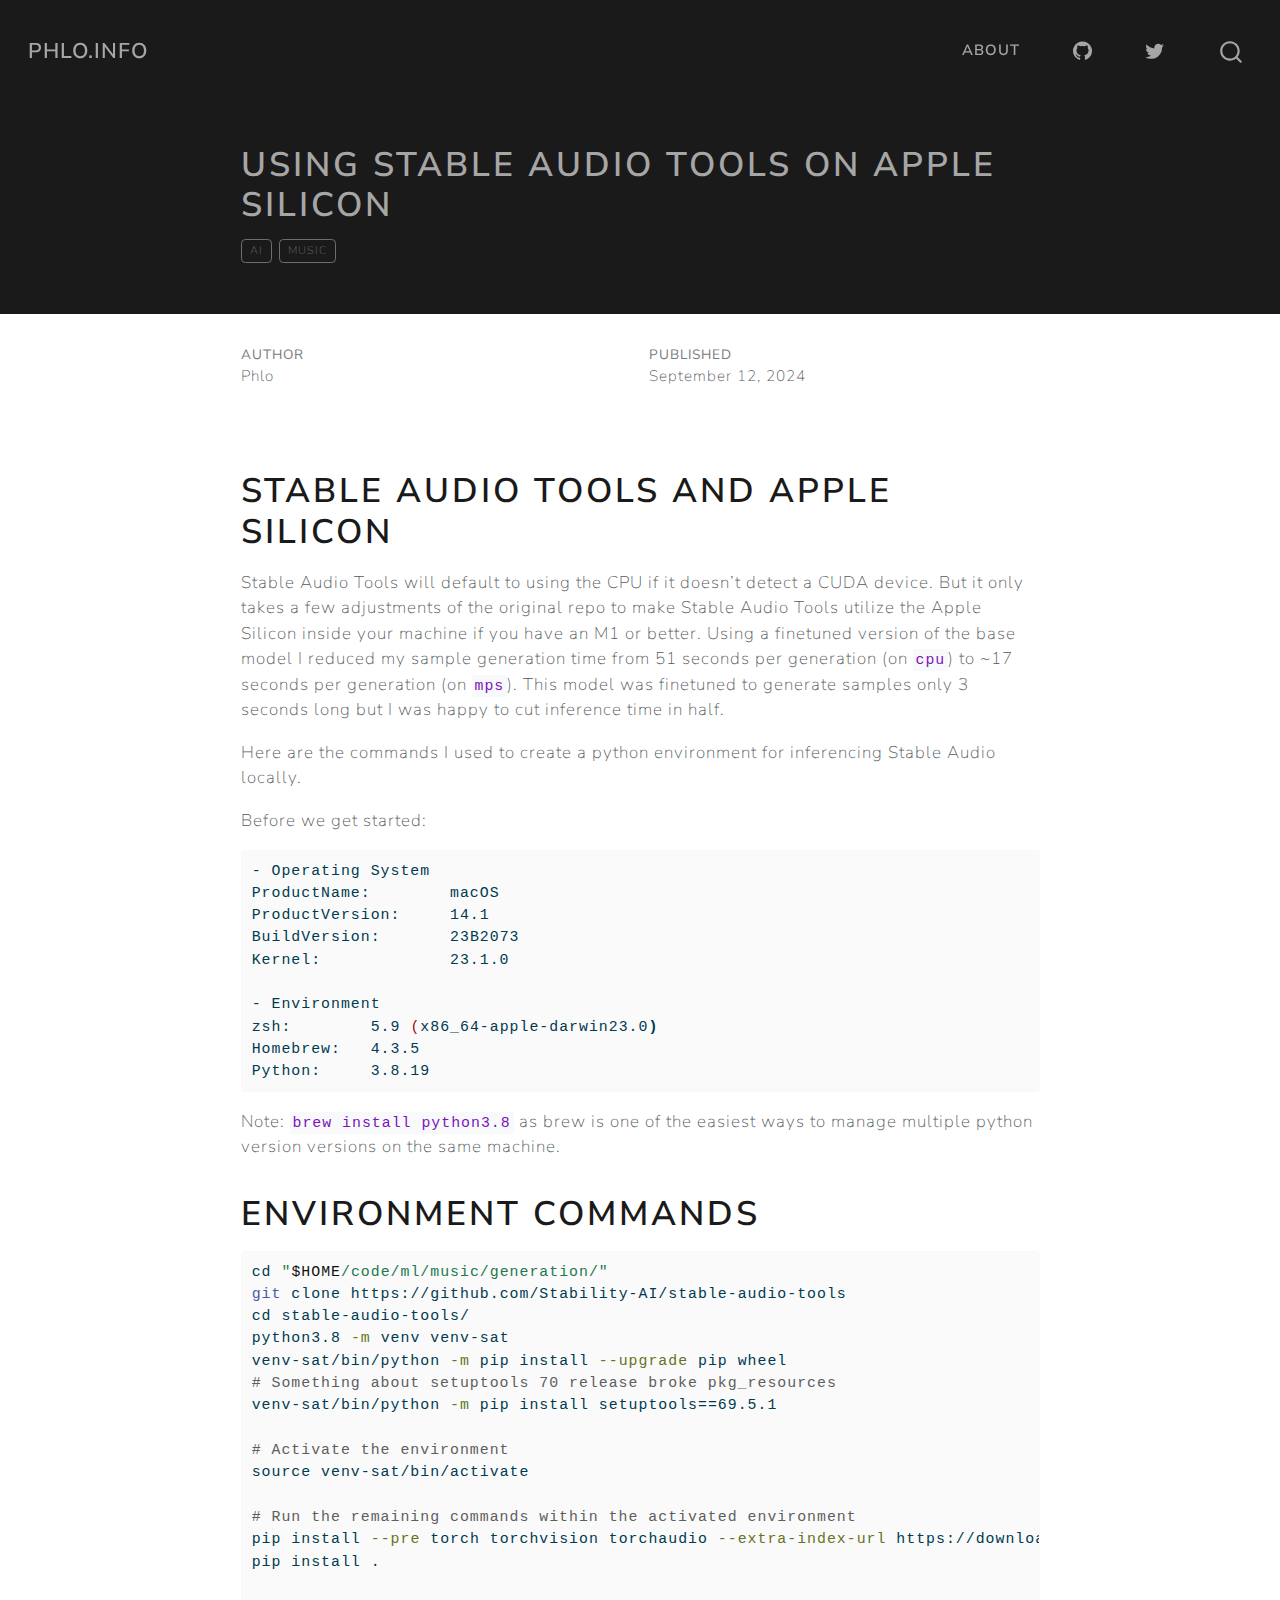
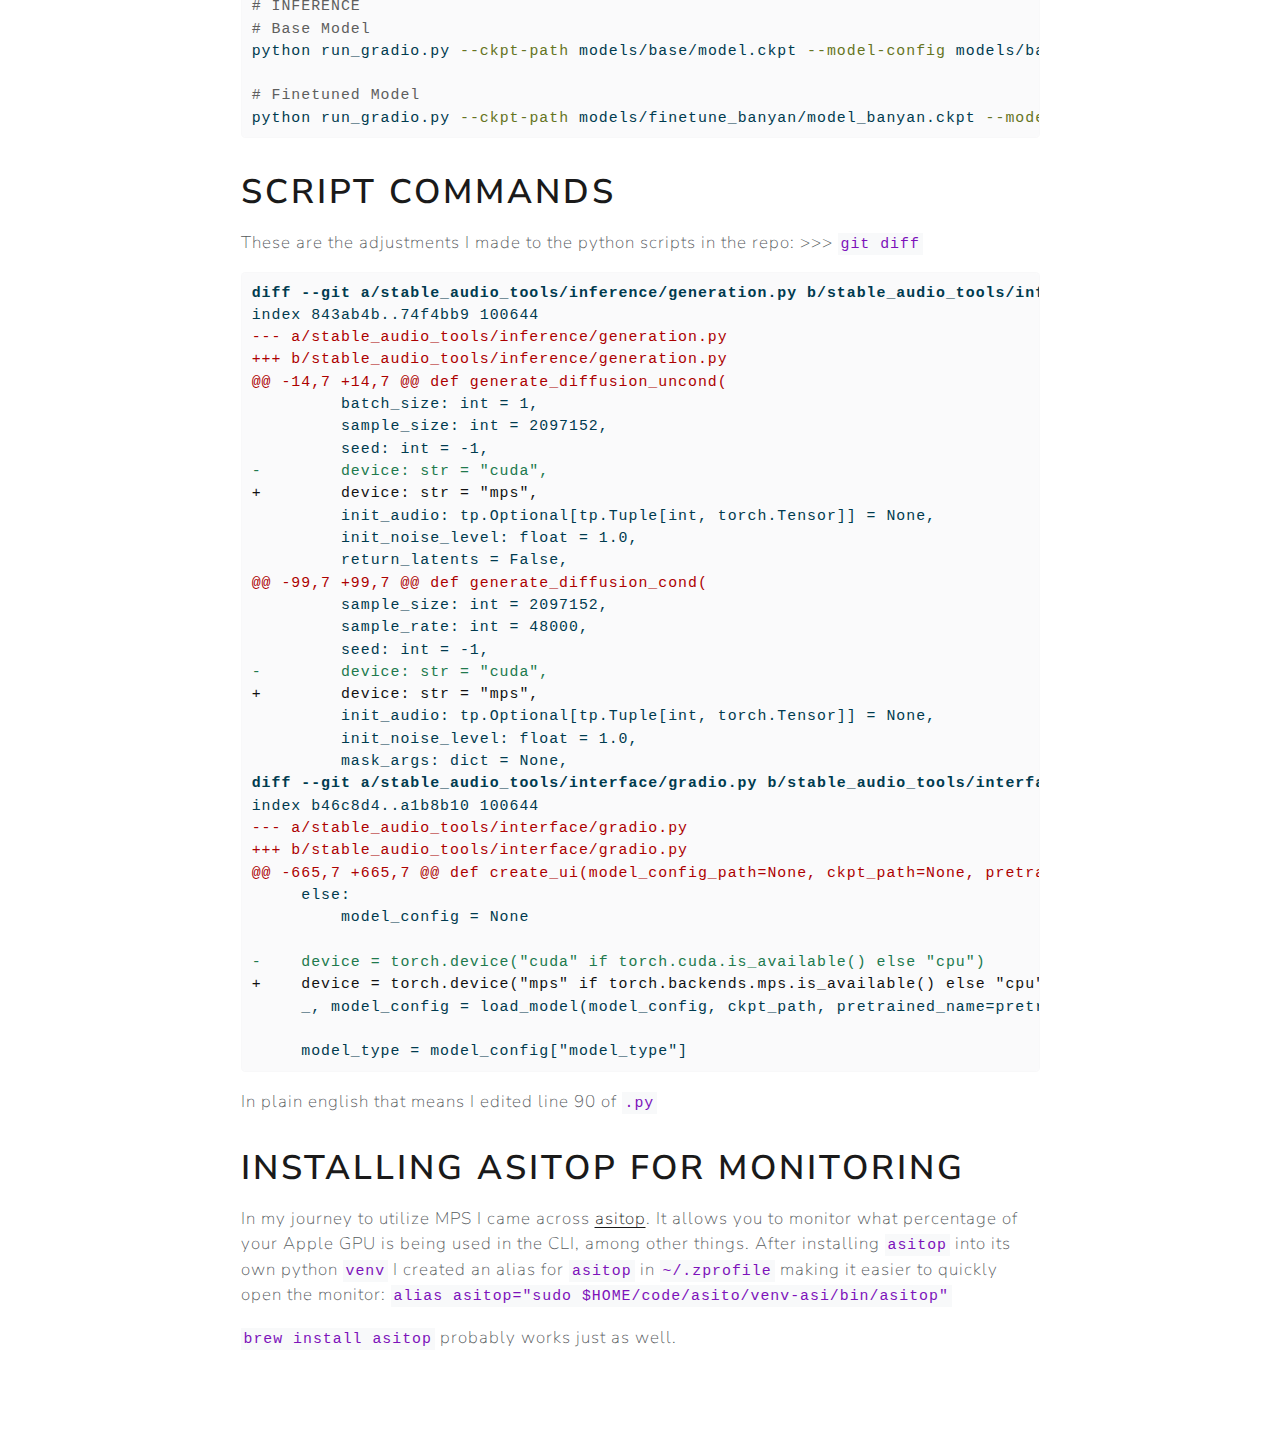
<file: posts/using-stable-audio-tools-on-apple-silicon/index.html>
<!DOCTYPE html>
<html xmlns="http://www.w3.org/1999/xhtml" lang="en" xml:lang="en"><head>

<meta charset="utf-8">
<meta name="generator" content="quarto-1.5.57">

<meta name="viewport" content="width=device-width, initial-scale=1.0, user-scalable=yes">

<meta name="author" content="Phlo">
<meta name="dcterms.date" content="2024-09-12">

<title>Using Stable Audio Tools on Apple Silicon – phlo.info</title>
<style>
code{white-space: pre-wrap;}
span.smallcaps{font-variant: small-caps;}
div.columns{display: flex; gap: min(4vw, 1.5em);}
div.column{flex: auto; overflow-x: auto;}
div.hanging-indent{margin-left: 1.5em; text-indent: -1.5em;}
ul.task-list{list-style: none;}
ul.task-list li input[type="checkbox"] {
  width: 0.8em;
  margin: 0 0.8em 0.2em -1em; /* quarto-specific, see https://github.com/quarto-dev/quarto-cli/issues/4556 */ 
  vertical-align: middle;
}
/* CSS for syntax highlighting */
pre > code.sourceCode { white-space: pre; position: relative; }
pre > code.sourceCode > span { line-height: 1.25; }
pre > code.sourceCode > span:empty { height: 1.2em; }
.sourceCode { overflow: visible; }
code.sourceCode > span { color: inherit; text-decoration: inherit; }
div.sourceCode { margin: 1em 0; }
pre.sourceCode { margin: 0; }
@media screen {
div.sourceCode { overflow: auto; }
}
@media print {
pre > code.sourceCode { white-space: pre-wrap; }
pre > code.sourceCode > span { display: inline-block; text-indent: -5em; padding-left: 5em; }
}
pre.numberSource code
  { counter-reset: source-line 0; }
pre.numberSource code > span
  { position: relative; left: -4em; counter-increment: source-line; }
pre.numberSource code > span > a:first-child::before
  { content: counter(source-line);
    position: relative; left: -1em; text-align: right; vertical-align: baseline;
    border: none; display: inline-block;
    -webkit-touch-callout: none; -webkit-user-select: none;
    -khtml-user-select: none; -moz-user-select: none;
    -ms-user-select: none; user-select: none;
    padding: 0 4px; width: 4em;
  }
pre.numberSource { margin-left: 3em;  padding-left: 4px; }
div.sourceCode
  {   }
@media screen {
pre > code.sourceCode > span > a:first-child::before { text-decoration: underline; }
}
</style>


<script src="../../site_libs/quarto-nav/quarto-nav.js"></script>
<script src="../../site_libs/quarto-nav/headroom.min.js"></script>
<script src="../../site_libs/clipboard/clipboard.min.js"></script>
<script src="../../site_libs/quarto-search/autocomplete.umd.js"></script>
<script src="../../site_libs/quarto-search/fuse.min.js"></script>
<script src="../../site_libs/quarto-search/quarto-search.js"></script>
<meta name="quarto:offset" content="../../">
<script src="../../site_libs/quarto-html/quarto.js"></script>
<script src="../../site_libs/quarto-html/popper.min.js"></script>
<script src="../../site_libs/quarto-html/tippy.umd.min.js"></script>
<script src="../../site_libs/quarto-html/anchor.min.js"></script>
<link href="../../site_libs/quarto-html/tippy.css" rel="stylesheet">
<link href="../../site_libs/quarto-html/quarto-syntax-highlighting.css" rel="stylesheet" id="quarto-text-highlighting-styles">
<script src="../../site_libs/bootstrap/bootstrap.min.js"></script>
<link href="../../site_libs/bootstrap/bootstrap-icons.css" rel="stylesheet">
<link href="../../site_libs/bootstrap/bootstrap.min.css" rel="stylesheet" id="quarto-bootstrap" data-mode="light">
<script id="quarto-search-options" type="application/json">{
  "location": "navbar",
  "copy-button": false,
  "collapse-after": 3,
  "panel-placement": "end",
  "type": "overlay",
  "limit": 50,
  "keyboard-shortcut": [
    "f",
    "/",
    "s"
  ],
  "show-item-context": false,
  "language": {
    "search-no-results-text": "No results",
    "search-matching-documents-text": "matching documents",
    "search-copy-link-title": "Copy link to search",
    "search-hide-matches-text": "Hide additional matches",
    "search-more-match-text": "more match in this document",
    "search-more-matches-text": "more matches in this document",
    "search-clear-button-title": "Clear",
    "search-text-placeholder": "",
    "search-detached-cancel-button-title": "Cancel",
    "search-submit-button-title": "Submit",
    "search-label": "Search"
  }
}</script>


<link rel="stylesheet" href="../../styles.css">
</head>

<body class="nav-fixed fullcontent">

<div id="quarto-search-results"></div>
  <header id="quarto-header" class="headroom fixed-top quarto-banner">
    <nav class="navbar navbar-expand-lg " data-bs-theme="dark">
      <div class="navbar-container container-fluid">
      <div class="navbar-brand-container mx-auto">
    <a class="navbar-brand" href="../../index.html">
    <span class="navbar-title">phlo.info</span>
    </a>
  </div>
            <div id="quarto-search" class="" title="Search"></div>
          <button class="navbar-toggler" type="button" data-bs-toggle="collapse" data-bs-target="#navbarCollapse" aria-controls="navbarCollapse" role="menu" aria-expanded="false" aria-label="Toggle navigation" onclick="if (window.quartoToggleHeadroom) { window.quartoToggleHeadroom(); }">
  <span class="navbar-toggler-icon"></span>
</button>
          <div class="collapse navbar-collapse" id="navbarCollapse">
            <ul class="navbar-nav navbar-nav-scroll ms-auto">
  <li class="nav-item">
    <a class="nav-link" href="../../about.html"> 
<span class="menu-text">About</span></a>
  </li>  
  <li class="nav-item compact">
    <a class="nav-link" href="https://github.com/YoungPhlo"> <i class="bi bi-github" role="img">
</i> 
<span class="menu-text"></span></a>
  </li>  
  <li class="nav-item compact">
    <a class="nav-link" href="https://twitter.com/YoungPhlo_"> <i class="bi bi-twitter" role="img">
</i> 
<span class="menu-text"></span></a>
  </li>  
</ul>
          </div> <!-- /navcollapse -->
            <div class="quarto-navbar-tools">
</div>
      </div> <!-- /container-fluid -->
    </nav>
</header>
<!-- content -->
<header id="title-block-header" class="quarto-title-block default page-columns page-full">
  <div class="quarto-title-banner page-columns page-full">
    <div class="quarto-title column-body">
      <h1 class="title">Using Stable Audio Tools on Apple Silicon</h1>
                                <div class="quarto-categories">
                <div class="quarto-category">ai</div>
                <div class="quarto-category">music</div>
              </div>
                  </div>
  </div>
    
  
  <div class="quarto-title-meta">

      <div>
      <div class="quarto-title-meta-heading">Author</div>
      <div class="quarto-title-meta-contents">
               <p>Phlo </p>
            </div>
    </div>
      
      <div>
      <div class="quarto-title-meta-heading">Published</div>
      <div class="quarto-title-meta-contents">
        <p class="date">September 12, 2024</p>
      </div>
    </div>
    
      
    </div>
    
  
  </header><div id="quarto-content" class="quarto-container page-columns page-rows-contents page-layout-article page-navbar">
<!-- sidebar -->
<!-- margin-sidebar -->
    
<!-- main -->
<main class="content quarto-banner-title-block" id="quarto-document-content">





<section id="stable-audio-tools-and-apple-silicon" class="level1">
<h1>Stable Audio Tools and Apple Silicon</h1>
<p>Stable Audio Tools will default to using the CPU if it doesn’t detect a CUDA device. But it only takes a few adjustments of the original repo to make Stable Audio Tools utilize the Apple Silicon inside your machine if you have an M1 or better. Using a finetuned version of the base model I reduced my sample generation time from 51 seconds per generation (on <code>cpu</code>) to ~17 seconds per generation (on <code>mps</code>). This model was finetuned to generate samples only 3 seconds long but I was happy to cut inference time in half.</p>
<p>Here are the commands I used to create a python environment for inferencing Stable Audio locally.</p>
<p>Before we get started:</p>
<div class="sourceCode" id="cb1"><pre class="sourceCode sh code-with-copy"><code class="sourceCode bash"><span id="cb1-1"><a href="#cb1-1" aria-hidden="true" tabindex="-1"></a><span class="ex">-</span> Operating System</span>
<span id="cb1-2"><a href="#cb1-2" aria-hidden="true" tabindex="-1"></a><span class="ex">ProductName:</span>        macOS</span>
<span id="cb1-3"><a href="#cb1-3" aria-hidden="true" tabindex="-1"></a><span class="ex">ProductVersion:</span>     14.1</span>
<span id="cb1-4"><a href="#cb1-4" aria-hidden="true" tabindex="-1"></a><span class="ex">BuildVersion:</span>       23B2073</span>
<span id="cb1-5"><a href="#cb1-5" aria-hidden="true" tabindex="-1"></a><span class="ex">Kernel:</span>             23.1.0</span>
<span id="cb1-6"><a href="#cb1-6" aria-hidden="true" tabindex="-1"></a></span>
<span id="cb1-7"><a href="#cb1-7" aria-hidden="true" tabindex="-1"></a><span class="ex">-</span> Environment</span>
<span id="cb1-8"><a href="#cb1-8" aria-hidden="true" tabindex="-1"></a><span class="ex">zsh:</span>        5.9 <span class="er">(</span><span class="ex">x86_64-apple-darwin23.0</span><span class="kw">)</span></span>
<span id="cb1-9"><a href="#cb1-9" aria-hidden="true" tabindex="-1"></a><span class="ex">Homebrew:</span>   4.3.5</span>
<span id="cb1-10"><a href="#cb1-10" aria-hidden="true" tabindex="-1"></a><span class="ex">Python:</span>     3.8.19</span></code><button title="Copy to Clipboard" class="code-copy-button"><i class="bi"></i></button></pre></div>
<p>Note: <code>brew install python3.8</code> as brew is one of the easiest ways to manage multiple python version versions on the same machine.</p>
</section>
<section id="environment-commands" class="level1">
<h1>Environment Commands</h1>
<div class="sourceCode" id="cb2"><pre class="sourceCode sh code-with-copy"><code class="sourceCode bash"><span id="cb2-1"><a href="#cb2-1" aria-hidden="true" tabindex="-1"></a><span class="bu">cd</span> <span class="st">"</span><span class="va">$HOME</span><span class="st">/code/ml/music/generation/"</span></span>
<span id="cb2-2"><a href="#cb2-2" aria-hidden="true" tabindex="-1"></a><span class="fu">git</span> clone https://github.com/Stability-AI/stable-audio-tools</span>
<span id="cb2-3"><a href="#cb2-3" aria-hidden="true" tabindex="-1"></a><span class="bu">cd</span> stable-audio-tools/</span>
<span id="cb2-4"><a href="#cb2-4" aria-hidden="true" tabindex="-1"></a><span class="ex">python3.8</span> <span class="at">-m</span> venv venv-sat</span>
<span id="cb2-5"><a href="#cb2-5" aria-hidden="true" tabindex="-1"></a><span class="ex">venv-sat/bin/python</span> <span class="at">-m</span> pip install <span class="at">--upgrade</span> pip wheel</span>
<span id="cb2-6"><a href="#cb2-6" aria-hidden="true" tabindex="-1"></a><span class="co"># Something about setuptools 70 release broke pkg_resources</span></span>
<span id="cb2-7"><a href="#cb2-7" aria-hidden="true" tabindex="-1"></a><span class="ex">venv-sat/bin/python</span> <span class="at">-m</span> pip install setuptools==69.5.1</span>
<span id="cb2-8"><a href="#cb2-8" aria-hidden="true" tabindex="-1"></a></span>
<span id="cb2-9"><a href="#cb2-9" aria-hidden="true" tabindex="-1"></a><span class="co"># Activate the environment</span></span>
<span id="cb2-10"><a href="#cb2-10" aria-hidden="true" tabindex="-1"></a><span class="bu">source</span> venv-sat/bin/activate</span>
<span id="cb2-11"><a href="#cb2-11" aria-hidden="true" tabindex="-1"></a></span>
<span id="cb2-12"><a href="#cb2-12" aria-hidden="true" tabindex="-1"></a><span class="co"># Run the remaining commands within the activated environment</span></span>
<span id="cb2-13"><a href="#cb2-13" aria-hidden="true" tabindex="-1"></a><span class="ex">pip</span> install <span class="at">--pre</span> torch torchvision torchaudio <span class="at">--extra-index-url</span> https://download.pytorch.org/whl/nightly/cpu</span>
<span id="cb2-14"><a href="#cb2-14" aria-hidden="true" tabindex="-1"></a><span class="ex">pip</span> install .</span>
<span id="cb2-15"><a href="#cb2-15" aria-hidden="true" tabindex="-1"></a></span>
<span id="cb2-16"><a href="#cb2-16" aria-hidden="true" tabindex="-1"></a><span class="co"># INFERENCE</span></span>
<span id="cb2-17"><a href="#cb2-17" aria-hidden="true" tabindex="-1"></a><span class="co"># Base Model </span></span>
<span id="cb2-18"><a href="#cb2-18" aria-hidden="true" tabindex="-1"></a><span class="ex">python</span> run_gradio.py <span class="at">--ckpt-path</span> models/base/model.ckpt <span class="at">--model-config</span> models/base/model_config.json</span>
<span id="cb2-19"><a href="#cb2-19" aria-hidden="true" tabindex="-1"></a></span>
<span id="cb2-20"><a href="#cb2-20" aria-hidden="true" tabindex="-1"></a><span class="co"># Finetuned Model </span></span>
<span id="cb2-21"><a href="#cb2-21" aria-hidden="true" tabindex="-1"></a><span class="ex">python</span> run_gradio.py <span class="at">--ckpt-path</span> models/finetune_banyan/model_banyan.ckpt <span class="at">--model-config</span> models/finetune_banyan/model_config_banyan.json</span></code><button title="Copy to Clipboard" class="code-copy-button"><i class="bi"></i></button></pre></div>
</section>
<section id="script-commands" class="level1">
<h1>Script Commands</h1>
<p>These are the adjustments I made to the python scripts in the repo: &gt;&gt;&gt; <code>git diff</code></p>
<div class="sourceCode" id="cb3"><pre class="sourceCode diff code-with-copy"><code class="sourceCode diff"><span id="cb3-1"><a href="#cb3-1" aria-hidden="true" tabindex="-1"></a><span class="kw">diff --git a/stable_audio_tools/inference/generation.py b/stable_audio_tools/inference/generation.py</span></span>
<span id="cb3-2"><a href="#cb3-2" aria-hidden="true" tabindex="-1"></a>index 843ab4b..74f4bb9 100644</span>
<span id="cb3-3"><a href="#cb3-3" aria-hidden="true" tabindex="-1"></a><span class="dt">--- a/stable_audio_tools/inference/generation.py</span></span>
<span id="cb3-4"><a href="#cb3-4" aria-hidden="true" tabindex="-1"></a><span class="dt">+++ b/stable_audio_tools/inference/generation.py</span></span>
<span id="cb3-5"><a href="#cb3-5" aria-hidden="true" tabindex="-1"></a><span class="dt">@@ -14,7 +14,7 @@ def generate_diffusion_uncond(</span></span>
<span id="cb3-6"><a href="#cb3-6" aria-hidden="true" tabindex="-1"></a>         batch_size: int = 1,</span>
<span id="cb3-7"><a href="#cb3-7" aria-hidden="true" tabindex="-1"></a>         sample_size: int = 2097152,</span>
<span id="cb3-8"><a href="#cb3-8" aria-hidden="true" tabindex="-1"></a>         seed: int = -1,</span>
<span id="cb3-9"><a href="#cb3-9" aria-hidden="true" tabindex="-1"></a><span class="st">-        device: str = "cuda",</span></span>
<span id="cb3-10"><a href="#cb3-10" aria-hidden="true" tabindex="-1"></a><span class="va">+        device: str = "mps",</span></span>
<span id="cb3-11"><a href="#cb3-11" aria-hidden="true" tabindex="-1"></a>         init_audio: tp.Optional[tp.Tuple[int, torch.Tensor]] = None,</span>
<span id="cb3-12"><a href="#cb3-12" aria-hidden="true" tabindex="-1"></a>         init_noise_level: float = 1.0,</span>
<span id="cb3-13"><a href="#cb3-13" aria-hidden="true" tabindex="-1"></a>         return_latents = False,</span>
<span id="cb3-14"><a href="#cb3-14" aria-hidden="true" tabindex="-1"></a><span class="dt">@@ -99,7 +99,7 @@ def generate_diffusion_cond(</span></span>
<span id="cb3-15"><a href="#cb3-15" aria-hidden="true" tabindex="-1"></a>         sample_size: int = 2097152,</span>
<span id="cb3-16"><a href="#cb3-16" aria-hidden="true" tabindex="-1"></a>         sample_rate: int = 48000,</span>
<span id="cb3-17"><a href="#cb3-17" aria-hidden="true" tabindex="-1"></a>         seed: int = -1,</span>
<span id="cb3-18"><a href="#cb3-18" aria-hidden="true" tabindex="-1"></a><span class="st">-        device: str = "cuda",</span></span>
<span id="cb3-19"><a href="#cb3-19" aria-hidden="true" tabindex="-1"></a><span class="va">+        device: str = "mps",</span></span>
<span id="cb3-20"><a href="#cb3-20" aria-hidden="true" tabindex="-1"></a>         init_audio: tp.Optional[tp.Tuple[int, torch.Tensor]] = None,</span>
<span id="cb3-21"><a href="#cb3-21" aria-hidden="true" tabindex="-1"></a>         init_noise_level: float = 1.0,</span>
<span id="cb3-22"><a href="#cb3-22" aria-hidden="true" tabindex="-1"></a>         mask_args: dict = None,</span>
<span id="cb3-23"><a href="#cb3-23" aria-hidden="true" tabindex="-1"></a><span class="kw">diff --git a/stable_audio_tools/interface/gradio.py b/stable_audio_tools/interface/gradio.py</span></span>
<span id="cb3-24"><a href="#cb3-24" aria-hidden="true" tabindex="-1"></a>index b46c8d4..a1b8b10 100644</span>
<span id="cb3-25"><a href="#cb3-25" aria-hidden="true" tabindex="-1"></a><span class="dt">--- a/stable_audio_tools/interface/gradio.py</span></span>
<span id="cb3-26"><a href="#cb3-26" aria-hidden="true" tabindex="-1"></a><span class="dt">+++ b/stable_audio_tools/interface/gradio.py</span></span>
<span id="cb3-27"><a href="#cb3-27" aria-hidden="true" tabindex="-1"></a><span class="dt">@@ -665,7 +665,7 @@ def create_ui(model_config_path=None, ckpt_path=None, pretrained_name=None, pret</span></span>
<span id="cb3-28"><a href="#cb3-28" aria-hidden="true" tabindex="-1"></a>     else:</span>
<span id="cb3-29"><a href="#cb3-29" aria-hidden="true" tabindex="-1"></a>         model_config = None</span>
<span id="cb3-30"><a href="#cb3-30" aria-hidden="true" tabindex="-1"></a> </span>
<span id="cb3-31"><a href="#cb3-31" aria-hidden="true" tabindex="-1"></a><span class="st">-    device = torch.device("cuda" if torch.cuda.is_available() else "cpu")</span></span>
<span id="cb3-32"><a href="#cb3-32" aria-hidden="true" tabindex="-1"></a><span class="va">+    device = torch.device("mps" if torch.backends.mps.is_available() else "cpu")</span></span>
<span id="cb3-33"><a href="#cb3-33" aria-hidden="true" tabindex="-1"></a>     _, model_config = load_model(model_config, ckpt_path, pretrained_name=pretrained_name, pretransform_ckpt_path=pretransform_ckpt_path, model_half=model_half, device=device)</span>
<span id="cb3-34"><a href="#cb3-34" aria-hidden="true" tabindex="-1"></a>     </span>
<span id="cb3-35"><a href="#cb3-35" aria-hidden="true" tabindex="-1"></a>     model_type = model_config["model_type"]</span></code><button title="Copy to Clipboard" class="code-copy-button"><i class="bi"></i></button></pre></div>
<p>In plain english that means I edited line 90 of <code>.py</code></p>
</section>
<section id="installing-asitop-for-monitoring" class="level1">
<h1>Installing asitop for monitoring</h1>
<p>In my journey to utilize MPS I came across <a href="https://tlkh.github.io/asitop/">asitop</a>. It allows you to monitor what percentage of your Apple GPU is being used in the CLI, among other things. After installing <code>asitop</code> into its own python <code>venv</code> I created an alias for <code>asitop</code> in <code>~/.zprofile</code> making it easier to quickly open the monitor: <code>alias asitop="sudo $HOME/code/asito/venv-asi/bin/asitop"</code></p>
<p><code>brew install asitop</code> probably works just as well.</p>


</section>

</main> <!-- /main -->
<script id="quarto-html-after-body" type="application/javascript">
window.document.addEventListener("DOMContentLoaded", function (event) {
  const toggleBodyColorMode = (bsSheetEl) => {
    const mode = bsSheetEl.getAttribute("data-mode");
    const bodyEl = window.document.querySelector("body");
    if (mode === "dark") {
      bodyEl.classList.add("quarto-dark");
      bodyEl.classList.remove("quarto-light");
    } else {
      bodyEl.classList.add("quarto-light");
      bodyEl.classList.remove("quarto-dark");
    }
  }
  const toggleBodyColorPrimary = () => {
    const bsSheetEl = window.document.querySelector("link#quarto-bootstrap");
    if (bsSheetEl) {
      toggleBodyColorMode(bsSheetEl);
    }
  }
  toggleBodyColorPrimary();  
  const icon = "";
  const anchorJS = new window.AnchorJS();
  anchorJS.options = {
    placement: 'right',
    icon: icon
  };
  anchorJS.add('.anchored');
  const isCodeAnnotation = (el) => {
    for (const clz of el.classList) {
      if (clz.startsWith('code-annotation-')) {                     
        return true;
      }
    }
    return false;
  }
  const onCopySuccess = function(e) {
    // button target
    const button = e.trigger;
    // don't keep focus
    button.blur();
    // flash "checked"
    button.classList.add('code-copy-button-checked');
    var currentTitle = button.getAttribute("title");
    button.setAttribute("title", "Copied!");
    let tooltip;
    if (window.bootstrap) {
      button.setAttribute("data-bs-toggle", "tooltip");
      button.setAttribute("data-bs-placement", "left");
      button.setAttribute("data-bs-title", "Copied!");
      tooltip = new bootstrap.Tooltip(button, 
        { trigger: "manual", 
          customClass: "code-copy-button-tooltip",
          offset: [0, -8]});
      tooltip.show();    
    }
    setTimeout(function() {
      if (tooltip) {
        tooltip.hide();
        button.removeAttribute("data-bs-title");
        button.removeAttribute("data-bs-toggle");
        button.removeAttribute("data-bs-placement");
      }
      button.setAttribute("title", currentTitle);
      button.classList.remove('code-copy-button-checked');
    }, 1000);
    // clear code selection
    e.clearSelection();
  }
  const getTextToCopy = function(trigger) {
      const codeEl = trigger.previousElementSibling.cloneNode(true);
      for (const childEl of codeEl.children) {
        if (isCodeAnnotation(childEl)) {
          childEl.remove();
        }
      }
      return codeEl.innerText;
  }
  const clipboard = new window.ClipboardJS('.code-copy-button:not([data-in-quarto-modal])', {
    text: getTextToCopy
  });
  clipboard.on('success', onCopySuccess);
  if (window.document.getElementById('quarto-embedded-source-code-modal')) {
    // For code content inside modals, clipBoardJS needs to be initialized with a container option
    // TODO: Check when it could be a function (https://github.com/zenorocha/clipboard.js/issues/860)
    const clipboardModal = new window.ClipboardJS('.code-copy-button[data-in-quarto-modal]', {
      text: getTextToCopy,
      container: window.document.getElementById('quarto-embedded-source-code-modal')
    });
    clipboardModal.on('success', onCopySuccess);
  }
    var localhostRegex = new RegExp(/^(?:http|https):\/\/localhost\:?[0-9]*\//);
    var mailtoRegex = new RegExp(/^mailto:/);
      var filterRegex = new RegExp("https:\/\/phloinfo\.github\.io\/");
    var isInternal = (href) => {
        return filterRegex.test(href) || localhostRegex.test(href) || mailtoRegex.test(href);
    }
    // Inspect non-navigation links and adorn them if external
 	var links = window.document.querySelectorAll('a[href]:not(.nav-link):not(.navbar-brand):not(.toc-action):not(.sidebar-link):not(.sidebar-item-toggle):not(.pagination-link):not(.no-external):not([aria-hidden]):not(.dropdown-item):not(.quarto-navigation-tool):not(.about-link)');
    for (var i=0; i<links.length; i++) {
      const link = links[i];
      if (!isInternal(link.href)) {
        // undo the damage that might have been done by quarto-nav.js in the case of
        // links that we want to consider external
        if (link.dataset.originalHref !== undefined) {
          link.href = link.dataset.originalHref;
        }
      }
    }
  function tippyHover(el, contentFn, onTriggerFn, onUntriggerFn) {
    const config = {
      allowHTML: true,
      maxWidth: 500,
      delay: 100,
      arrow: false,
      appendTo: function(el) {
          return el.parentElement;
      },
      interactive: true,
      interactiveBorder: 10,
      theme: 'quarto',
      placement: 'bottom-start',
    };
    if (contentFn) {
      config.content = contentFn;
    }
    if (onTriggerFn) {
      config.onTrigger = onTriggerFn;
    }
    if (onUntriggerFn) {
      config.onUntrigger = onUntriggerFn;
    }
    window.tippy(el, config); 
  }
  const noterefs = window.document.querySelectorAll('a[role="doc-noteref"]');
  for (var i=0; i<noterefs.length; i++) {
    const ref = noterefs[i];
    tippyHover(ref, function() {
      // use id or data attribute instead here
      let href = ref.getAttribute('data-footnote-href') || ref.getAttribute('href');
      try { href = new URL(href).hash; } catch {}
      const id = href.replace(/^#\/?/, "");
      const note = window.document.getElementById(id);
      if (note) {
        return note.innerHTML;
      } else {
        return "";
      }
    });
  }
  const xrefs = window.document.querySelectorAll('a.quarto-xref');
  const processXRef = (id, note) => {
    // Strip column container classes
    const stripColumnClz = (el) => {
      el.classList.remove("page-full", "page-columns");
      if (el.children) {
        for (const child of el.children) {
          stripColumnClz(child);
        }
      }
    }
    stripColumnClz(note)
    if (id === null || id.startsWith('sec-')) {
      // Special case sections, only their first couple elements
      const container = document.createElement("div");
      if (note.children && note.children.length > 2) {
        container.appendChild(note.children[0].cloneNode(true));
        for (let i = 1; i < note.children.length; i++) {
          const child = note.children[i];
          if (child.tagName === "P" && child.innerText === "") {
            continue;
          } else {
            container.appendChild(child.cloneNode(true));
            break;
          }
        }
        if (window.Quarto?.typesetMath) {
          window.Quarto.typesetMath(container);
        }
        return container.innerHTML
      } else {
        if (window.Quarto?.typesetMath) {
          window.Quarto.typesetMath(note);
        }
        return note.innerHTML;
      }
    } else {
      // Remove any anchor links if they are present
      const anchorLink = note.querySelector('a.anchorjs-link');
      if (anchorLink) {
        anchorLink.remove();
      }
      if (window.Quarto?.typesetMath) {
        window.Quarto.typesetMath(note);
      }
      // TODO in 1.5, we should make sure this works without a callout special case
      if (note.classList.contains("callout")) {
        return note.outerHTML;
      } else {
        return note.innerHTML;
      }
    }
  }
  for (var i=0; i<xrefs.length; i++) {
    const xref = xrefs[i];
    tippyHover(xref, undefined, function(instance) {
      instance.disable();
      let url = xref.getAttribute('href');
      let hash = undefined; 
      if (url.startsWith('#')) {
        hash = url;
      } else {
        try { hash = new URL(url).hash; } catch {}
      }
      if (hash) {
        const id = hash.replace(/^#\/?/, "");
        const note = window.document.getElementById(id);
        if (note !== null) {
          try {
            const html = processXRef(id, note.cloneNode(true));
            instance.setContent(html);
          } finally {
            instance.enable();
            instance.show();
          }
        } else {
          // See if we can fetch this
          fetch(url.split('#')[0])
          .then(res => res.text())
          .then(html => {
            const parser = new DOMParser();
            const htmlDoc = parser.parseFromString(html, "text/html");
            const note = htmlDoc.getElementById(id);
            if (note !== null) {
              const html = processXRef(id, note);
              instance.setContent(html);
            } 
          }).finally(() => {
            instance.enable();
            instance.show();
          });
        }
      } else {
        // See if we can fetch a full url (with no hash to target)
        // This is a special case and we should probably do some content thinning / targeting
        fetch(url)
        .then(res => res.text())
        .then(html => {
          const parser = new DOMParser();
          const htmlDoc = parser.parseFromString(html, "text/html");
          const note = htmlDoc.querySelector('main.content');
          if (note !== null) {
            // This should only happen for chapter cross references
            // (since there is no id in the URL)
            // remove the first header
            if (note.children.length > 0 && note.children[0].tagName === "HEADER") {
              note.children[0].remove();
            }
            const html = processXRef(null, note);
            instance.setContent(html);
          } 
        }).finally(() => {
          instance.enable();
          instance.show();
        });
      }
    }, function(instance) {
    });
  }
      let selectedAnnoteEl;
      const selectorForAnnotation = ( cell, annotation) => {
        let cellAttr = 'data-code-cell="' + cell + '"';
        let lineAttr = 'data-code-annotation="' +  annotation + '"';
        const selector = 'span[' + cellAttr + '][' + lineAttr + ']';
        return selector;
      }
      const selectCodeLines = (annoteEl) => {
        const doc = window.document;
        const targetCell = annoteEl.getAttribute("data-target-cell");
        const targetAnnotation = annoteEl.getAttribute("data-target-annotation");
        const annoteSpan = window.document.querySelector(selectorForAnnotation(targetCell, targetAnnotation));
        const lines = annoteSpan.getAttribute("data-code-lines").split(",");
        const lineIds = lines.map((line) => {
          return targetCell + "-" + line;
        })
        let top = null;
        let height = null;
        let parent = null;
        if (lineIds.length > 0) {
            //compute the position of the single el (top and bottom and make a div)
            const el = window.document.getElementById(lineIds[0]);
            top = el.offsetTop;
            height = el.offsetHeight;
            parent = el.parentElement.parentElement;
          if (lineIds.length > 1) {
            const lastEl = window.document.getElementById(lineIds[lineIds.length - 1]);
            const bottom = lastEl.offsetTop + lastEl.offsetHeight;
            height = bottom - top;
          }
          if (top !== null && height !== null && parent !== null) {
            // cook up a div (if necessary) and position it 
            let div = window.document.getElementById("code-annotation-line-highlight");
            if (div === null) {
              div = window.document.createElement("div");
              div.setAttribute("id", "code-annotation-line-highlight");
              div.style.position = 'absolute';
              parent.appendChild(div);
            }
            div.style.top = top - 2 + "px";
            div.style.height = height + 4 + "px";
            div.style.left = 0;
            let gutterDiv = window.document.getElementById("code-annotation-line-highlight-gutter");
            if (gutterDiv === null) {
              gutterDiv = window.document.createElement("div");
              gutterDiv.setAttribute("id", "code-annotation-line-highlight-gutter");
              gutterDiv.style.position = 'absolute';
              const codeCell = window.document.getElementById(targetCell);
              const gutter = codeCell.querySelector('.code-annotation-gutter');
              gutter.appendChild(gutterDiv);
            }
            gutterDiv.style.top = top - 2 + "px";
            gutterDiv.style.height = height + 4 + "px";
          }
          selectedAnnoteEl = annoteEl;
        }
      };
      const unselectCodeLines = () => {
        const elementsIds = ["code-annotation-line-highlight", "code-annotation-line-highlight-gutter"];
        elementsIds.forEach((elId) => {
          const div = window.document.getElementById(elId);
          if (div) {
            div.remove();
          }
        });
        selectedAnnoteEl = undefined;
      };
        // Handle positioning of the toggle
    window.addEventListener(
      "resize",
      throttle(() => {
        elRect = undefined;
        if (selectedAnnoteEl) {
          selectCodeLines(selectedAnnoteEl);
        }
      }, 10)
    );
    function throttle(fn, ms) {
    let throttle = false;
    let timer;
      return (...args) => {
        if(!throttle) { // first call gets through
            fn.apply(this, args);
            throttle = true;
        } else { // all the others get throttled
            if(timer) clearTimeout(timer); // cancel #2
            timer = setTimeout(() => {
              fn.apply(this, args);
              timer = throttle = false;
            }, ms);
        }
      };
    }
      // Attach click handler to the DT
      const annoteDls = window.document.querySelectorAll('dt[data-target-cell]');
      for (const annoteDlNode of annoteDls) {
        annoteDlNode.addEventListener('click', (event) => {
          const clickedEl = event.target;
          if (clickedEl !== selectedAnnoteEl) {
            unselectCodeLines();
            const activeEl = window.document.querySelector('dt[data-target-cell].code-annotation-active');
            if (activeEl) {
              activeEl.classList.remove('code-annotation-active');
            }
            selectCodeLines(clickedEl);
            clickedEl.classList.add('code-annotation-active');
          } else {
            // Unselect the line
            unselectCodeLines();
            clickedEl.classList.remove('code-annotation-active');
          }
        });
      }
  const findCites = (el) => {
    const parentEl = el.parentElement;
    if (parentEl) {
      const cites = parentEl.dataset.cites;
      if (cites) {
        return {
          el,
          cites: cites.split(' ')
        };
      } else {
        return findCites(el.parentElement)
      }
    } else {
      return undefined;
    }
  };
  var bibliorefs = window.document.querySelectorAll('a[role="doc-biblioref"]');
  for (var i=0; i<bibliorefs.length; i++) {
    const ref = bibliorefs[i];
    const citeInfo = findCites(ref);
    if (citeInfo) {
      tippyHover(citeInfo.el, function() {
        var popup = window.document.createElement('div');
        citeInfo.cites.forEach(function(cite) {
          var citeDiv = window.document.createElement('div');
          citeDiv.classList.add('hanging-indent');
          citeDiv.classList.add('csl-entry');
          var biblioDiv = window.document.getElementById('ref-' + cite);
          if (biblioDiv) {
            citeDiv.innerHTML = biblioDiv.innerHTML;
          }
          popup.appendChild(citeDiv);
        });
        return popup.innerHTML;
      });
    }
  }
});
</script>
</div> <!-- /content -->




</body></html>
</file>
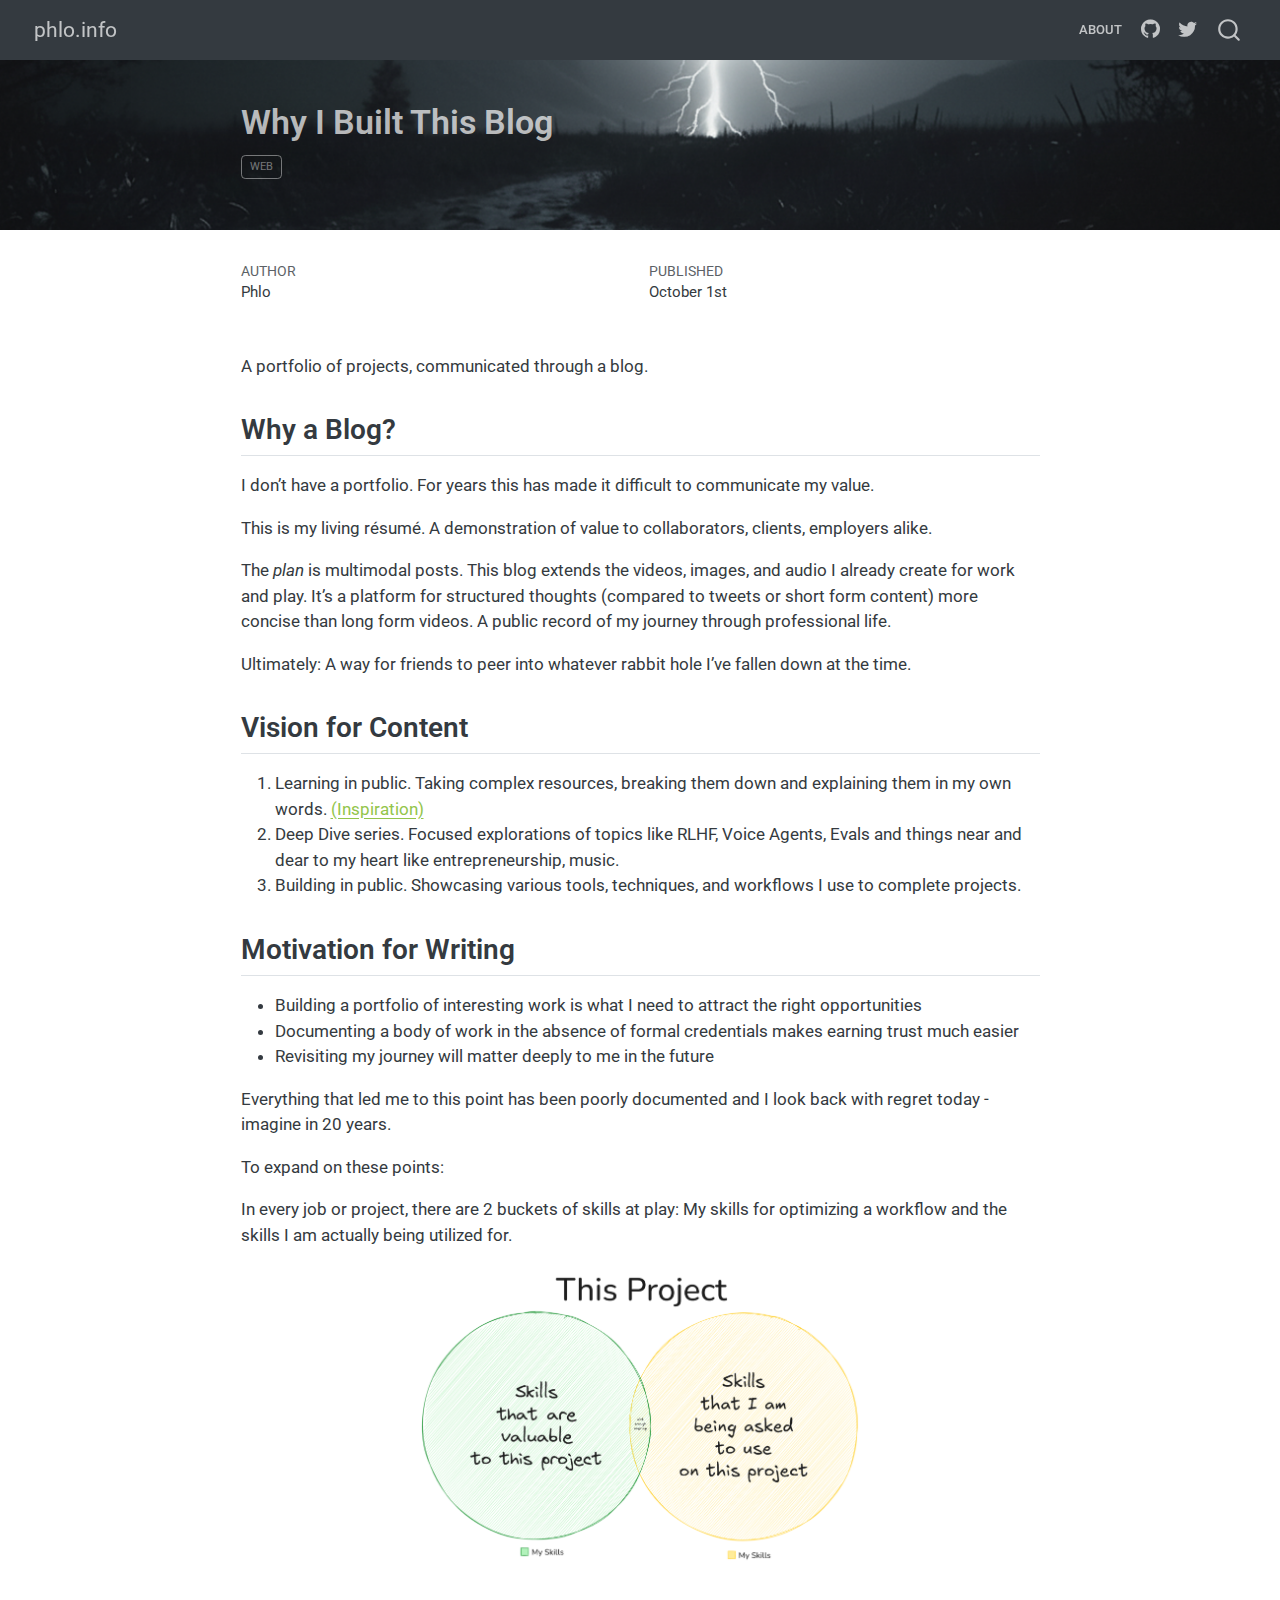
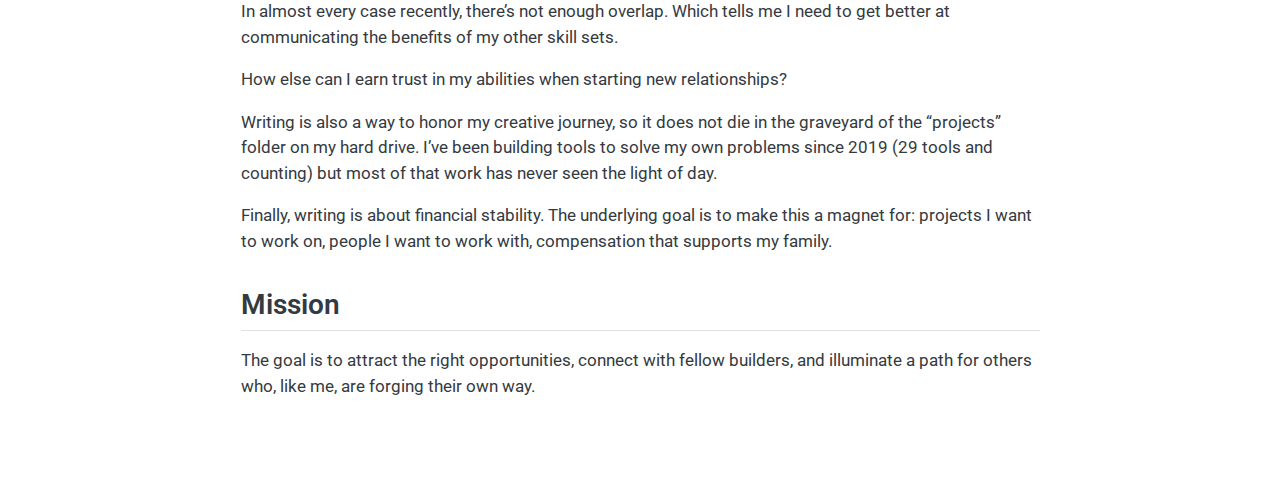
<file: posts/why-i-built-this-blog/index.html>
<!DOCTYPE html>
<html xmlns="http://www.w3.org/1999/xhtml" lang="en" xml:lang="en"><head>

<meta charset="utf-8">
<meta name="generator" content="quarto-1.8.25">

<meta name="viewport" content="width=device-width, initial-scale=1.0, user-scalable=yes">

<meta name="author" content="Phlo">

<title>Why I Built This Blog – phlo.info</title>
<style>
code{white-space: pre-wrap;}
span.smallcaps{font-variant: small-caps;}
div.columns{display: flex; gap: min(4vw, 1.5em);}
div.column{flex: auto; overflow-x: auto;}
div.hanging-indent{margin-left: 1.5em; text-indent: -1.5em;}
ul.task-list{list-style: none;}
ul.task-list li input[type="checkbox"] {
  width: 0.8em;
  margin: 0 0.8em 0.2em -1em; /* quarto-specific, see https://github.com/quarto-dev/quarto-cli/issues/4556 */ 
  vertical-align: middle;
}
</style>


<script src="../../site_libs/quarto-nav/quarto-nav.js"></script>
<script src="../../site_libs/quarto-nav/headroom.min.js"></script>
<script src="../../site_libs/clipboard/clipboard.min.js"></script>
<script src="../../site_libs/quarto-search/autocomplete.umd.js"></script>
<script src="../../site_libs/quarto-search/fuse.min.js"></script>
<script src="../../site_libs/quarto-search/quarto-search.js"></script>
<meta name="quarto:offset" content="../../">
<script src="../../site_libs/quarto-html/quarto.js" type="module"></script>
<script src="../../site_libs/quarto-html/tabsets/tabsets.js" type="module"></script>
<script src="../../site_libs/quarto-html/axe/axe-check.js" type="module"></script>
<script src="../../site_libs/quarto-html/popper.min.js"></script>
<script src="../../site_libs/quarto-html/tippy.umd.min.js"></script>
<script src="../../site_libs/quarto-html/anchor.min.js"></script>
<link href="../../site_libs/quarto-html/tippy.css" rel="stylesheet">
<link href="../../site_libs/quarto-html/quarto-syntax-highlighting-7b89279ff1a6dce999919e0e67d4d9ec.css" rel="stylesheet" id="quarto-text-highlighting-styles">
<script src="../../site_libs/bootstrap/bootstrap.min.js"></script>
<link href="../../site_libs/bootstrap/bootstrap-icons.css" rel="stylesheet">
<link href="../../site_libs/bootstrap/bootstrap-81161df70946103be4ff68a34233701c.min.css" rel="stylesheet" append-hash="true" id="quarto-bootstrap" data-mode="light">
<script id="quarto-search-options" type="application/json">{
  "location": "navbar",
  "copy-button": false,
  "collapse-after": 3,
  "panel-placement": "end",
  "type": "overlay",
  "limit": 50,
  "keyboard-shortcut": [
    "f",
    "/",
    "s"
  ],
  "show-item-context": false,
  "language": {
    "search-no-results-text": "No results",
    "search-matching-documents-text": "matching documents",
    "search-copy-link-title": "Copy link to search",
    "search-hide-matches-text": "Hide additional matches",
    "search-more-match-text": "more match in this document",
    "search-more-matches-text": "more matches in this document",
    "search-clear-button-title": "Clear",
    "search-text-placeholder": "",
    "search-detached-cancel-button-title": "Cancel",
    "search-submit-button-title": "Submit",
    "search-label": "Search"
  }
}</script>
<script async="" src="https://www.googletagmanager.com/gtag/js?id=G-177976EM3E"></script>

<script type="text/javascript">

window.dataLayer = window.dataLayer || [];
function gtag(){dataLayer.push(arguments);}
gtag('js', new Date());
gtag('config', 'G-177976EM3E', { 'anonymize_ip': true});
</script>
<style>

      .quarto-title-block .quarto-title-banner {
        background-image: url(why-i-built-this-blog.png);
background-size: cover;
      }
</style>


<link rel="stylesheet" href="../../styles.css">
<meta property="og:title" content="Why I Built This Blog – phlo.info">
<meta property="og:description" content="">
<meta property="og:image" content="https://phlo.info/posts/why-i-built-this-blog/why-i-built-this-blog.png">
<meta property="og:site_name" content="phlo.info">
<meta property="og:image:height" content="768">
<meta property="og:image:width" content="1368">
<meta name="twitter:title" content="Why I Built This Blog – phlo.info">
<meta name="twitter:description" content="">
<meta name="twitter:image" content="https://phlo.info/posts/why-i-built-this-blog/why-i-built-this-blog.png">
<meta name="twitter:image-height" content="768">
<meta name="twitter:image-width" content="1368">
<meta name="twitter:card" content="summary_large_image">
</head>

<body class="nav-fixed fullcontent quarto-light">

<div id="quarto-search-results"></div>
  <header id="quarto-header" class="headroom fixed-top quarto-banner">
    <nav class="navbar navbar-expand-lg " data-bs-theme="dark">
      <div class="navbar-container container-fluid">
      <div class="navbar-brand-container mx-auto">
    <a href="../../index.html" class="navbar-brand navbar-brand-logo">
    </a>
    <a class="navbar-brand" href="../../index.html">
    <span class="navbar-title">phlo.info</span>
    </a>
  </div>
            <div id="quarto-search" class="" title="Search"></div>
          <button class="navbar-toggler" type="button" data-bs-toggle="collapse" data-bs-target="#navbarCollapse" aria-controls="navbarCollapse" role="menu" aria-expanded="false" aria-label="Toggle navigation" onclick="if (window.quartoToggleHeadroom) { window.quartoToggleHeadroom(); }">
  <span class="navbar-toggler-icon"></span>
</button>
          <div class="collapse navbar-collapse" id="navbarCollapse">
            <ul class="navbar-nav navbar-nav-scroll ms-auto">
  <li class="nav-item">
    <a class="nav-link" href="../../about.html"> 
<span class="menu-text">About</span></a>
  </li>  
  <li class="nav-item compact">
    <a class="nav-link" href="https://github.com/YoungPhlo"> <i class="bi bi-github" role="img">
</i> 
<span class="menu-text"></span></a>
  </li>  
  <li class="nav-item compact">
    <a class="nav-link" href="https://twitter.com/YoungPhlo_"> <i class="bi bi-twitter" role="img">
</i> 
<span class="menu-text"></span></a>
  </li>  
</ul>
          </div> <!-- /navcollapse -->
            <div class="quarto-navbar-tools">
</div>
      </div> <!-- /container-fluid -->
    </nav>
</header>
<!-- content -->
<header id="title-block-header" class="quarto-title-block default page-columns page-full">
  <div class="quarto-title-banner page-columns page-full">
    <div class="quarto-title column-body">
      <h1 class="title">Why I Built This Blog</h1>
                                <div class="quarto-categories">
                <div class="quarto-category">web</div>
              </div>
                  </div>
  </div>
    
  
  <div class="quarto-title-meta">

      <div>
      <div class="quarto-title-meta-heading">Author</div>
      <div class="quarto-title-meta-contents">
               <p>Phlo </p>
            </div>
    </div>
      
      <div>
      <div class="quarto-title-meta-heading">Published</div>
      <div class="quarto-title-meta-contents">
        <p class="date">October 1st</p>
      </div>
    </div>
    
      
    </div>
    
  
  </header><div id="quarto-content" class="quarto-container page-columns page-rows-contents page-layout-article page-navbar">
<!-- sidebar -->
<!-- margin-sidebar -->
    
<!-- main -->
<main class="content quarto-banner-title-block" id="quarto-document-content">





<p>A portfolio of projects, communicated through a blog.</p>
<section id="why-a-blog" class="level2">
<h2 class="anchored" data-anchor-id="why-a-blog">Why a Blog?</h2>
<p>I don’t have a portfolio. For years this has made it difficult to communicate my value.</p>
<p>This is my living résumé. A demonstration of value to collaborators, clients, employers alike.</p>
<p>The <em>plan</em> is multimodal posts. This blog extends the videos, images, and audio I already create for work and play. It’s a platform for structured thoughts (compared to tweets or short form content) more concise than long form videos. A public record of my journey through professional life.</p>
<p>Ultimately: A way for friends to peer into whatever rabbit hole I’ve fallen down at the time.</p>
</section>
<section id="vision-for-content" class="level2">
<h2 class="anchored" data-anchor-id="vision-for-content">Vision for Content</h2>
<ol type="1">
<li>Learning in public. Taking complex resources, breaking them down and explaining them in my own words. <a href="https://www.swyx.io/learn-in-public">(Inspiration)</a></li>
<li>Deep Dive series. Focused explorations of topics like RLHF, Voice Agents, Evals and things near and dear to my heart like entrepreneurship, music.</li>
<li>Building in public. Showcasing various tools, techniques, and workflows I use to complete projects.</li>
</ol>
</section>
<section id="motivation-for-writing" class="level2">
<h2 class="anchored" data-anchor-id="motivation-for-writing">Motivation for Writing</h2>
<ul>
<li>Building a portfolio of interesting work is what I need to attract the right opportunities</li>
<li>Documenting a body of work in the absence of formal credentials makes earning trust much easier</li>
<li>Revisiting my journey will matter deeply to me in the future</li>
</ul>
<p>Everything that led me to this point has been poorly documented and I look back with regret today - imagine in 20 years.</p>
<p>To expand on these points:</p>
<p>In every job or project, there are 2 buckets of skills at play: My skills for optimizing a workflow and the skills I am actually being utilized for.</p>
<div class="quarto-figure quarto-figure-center">
<figure class="figure">
<p><img src="skills-at-play.png" class="quarto-figure quarto-figure-center figure-img" alt="A venn diagram of the skills at play." height="300"></p>
</figure>
</div>
<p>In almost every case recently, there’s not enough overlap. Which tells me I need to get better at communicating the benefits of my other skill sets.</p>
<p>How else can I earn trust in my abilities when starting new relationships?</p>
<p>Writing is also a way to honor my creative journey, so it does not die in the graveyard of the “projects” folder on my hard drive. I’ve been building tools to solve my own problems since 2019 (29 tools and counting) but most of that work has never seen the light of day.</p>
<p>Finally, writing is about financial stability. The underlying goal is to make this a magnet for: projects I want to work on, people I want to work with, compensation that supports my family.</p>
</section>
<section id="mission" class="level2">
<h2 class="anchored" data-anchor-id="mission">Mission</h2>
<p>The goal is to attract the right opportunities, connect with fellow builders, and illuminate a path for others who, like me, are forging their own way.</p>


</section>

</main> <!-- /main -->
<script id="quarto-html-after-body" type="application/javascript">
  window.document.addEventListener("DOMContentLoaded", function (event) {
    const icon = "";
    const anchorJS = new window.AnchorJS();
    anchorJS.options = {
      placement: 'right',
      icon: icon
    };
    anchorJS.add('.anchored');
    const isCodeAnnotation = (el) => {
      for (const clz of el.classList) {
        if (clz.startsWith('code-annotation-')) {                     
          return true;
        }
      }
      return false;
    }
    const onCopySuccess = function(e) {
      // button target
      const button = e.trigger;
      // don't keep focus
      button.blur();
      // flash "checked"
      button.classList.add('code-copy-button-checked');
      var currentTitle = button.getAttribute("title");
      button.setAttribute("title", "Copied!");
      let tooltip;
      if (window.bootstrap) {
        button.setAttribute("data-bs-toggle", "tooltip");
        button.setAttribute("data-bs-placement", "left");
        button.setAttribute("data-bs-title", "Copied!");
        tooltip = new bootstrap.Tooltip(button, 
          { trigger: "manual", 
            customClass: "code-copy-button-tooltip",
            offset: [0, -8]});
        tooltip.show();    
      }
      setTimeout(function() {
        if (tooltip) {
          tooltip.hide();
          button.removeAttribute("data-bs-title");
          button.removeAttribute("data-bs-toggle");
          button.removeAttribute("data-bs-placement");
        }
        button.setAttribute("title", currentTitle);
        button.classList.remove('code-copy-button-checked');
      }, 1000);
      // clear code selection
      e.clearSelection();
    }
    const getTextToCopy = function(trigger) {
      const outerScaffold = trigger.parentElement.cloneNode(true);
      const codeEl = outerScaffold.querySelector('code');
      for (const childEl of codeEl.children) {
        if (isCodeAnnotation(childEl)) {
          childEl.remove();
        }
      }
      return codeEl.innerText;
    }
    const clipboard = new window.ClipboardJS('.code-copy-button:not([data-in-quarto-modal])', {
      text: getTextToCopy
    });
    clipboard.on('success', onCopySuccess);
    if (window.document.getElementById('quarto-embedded-source-code-modal')) {
      const clipboardModal = new window.ClipboardJS('.code-copy-button[data-in-quarto-modal]', {
        text: getTextToCopy,
        container: window.document.getElementById('quarto-embedded-source-code-modal')
      });
      clipboardModal.on('success', onCopySuccess);
    }
      var localhostRegex = new RegExp(/^(?:http|https):\/\/localhost\:?[0-9]*\//);
      var mailtoRegex = new RegExp(/^mailto:/);
        var filterRegex = new RegExp("https:\/\/phlo\.info");
      var isInternal = (href) => {
          return filterRegex.test(href) || localhostRegex.test(href) || mailtoRegex.test(href);
      }
      // Inspect non-navigation links and adorn them if external
     var links = window.document.querySelectorAll('a[href]:not(.nav-link):not(.navbar-brand):not(.toc-action):not(.sidebar-link):not(.sidebar-item-toggle):not(.pagination-link):not(.no-external):not([aria-hidden]):not(.dropdown-item):not(.quarto-navigation-tool):not(.about-link)');
      for (var i=0; i<links.length; i++) {
        const link = links[i];
        if (!isInternal(link.href)) {
          // undo the damage that might have been done by quarto-nav.js in the case of
          // links that we want to consider external
          if (link.dataset.originalHref !== undefined) {
            link.href = link.dataset.originalHref;
          }
        }
      }
    function tippyHover(el, contentFn, onTriggerFn, onUntriggerFn) {
      const config = {
        allowHTML: true,
        maxWidth: 500,
        delay: 100,
        arrow: false,
        appendTo: function(el) {
            return el.parentElement;
        },
        interactive: true,
        interactiveBorder: 10,
        theme: 'quarto',
        placement: 'bottom-start',
      };
      if (contentFn) {
        config.content = contentFn;
      }
      if (onTriggerFn) {
        config.onTrigger = onTriggerFn;
      }
      if (onUntriggerFn) {
        config.onUntrigger = onUntriggerFn;
      }
      window.tippy(el, config); 
    }
    const noterefs = window.document.querySelectorAll('a[role="doc-noteref"]');
    for (var i=0; i<noterefs.length; i++) {
      const ref = noterefs[i];
      tippyHover(ref, function() {
        // use id or data attribute instead here
        let href = ref.getAttribute('data-footnote-href') || ref.getAttribute('href');
        try { href = new URL(href).hash; } catch {}
        const id = href.replace(/^#\/?/, "");
        const note = window.document.getElementById(id);
        if (note) {
          return note.innerHTML;
        } else {
          return "";
        }
      });
    }
    const xrefs = window.document.querySelectorAll('a.quarto-xref');
    const processXRef = (id, note) => {
      // Strip column container classes
      const stripColumnClz = (el) => {
        el.classList.remove("page-full", "page-columns");
        if (el.children) {
          for (const child of el.children) {
            stripColumnClz(child);
          }
        }
      }
      stripColumnClz(note)
      if (id === null || id.startsWith('sec-')) {
        // Special case sections, only their first couple elements
        const container = document.createElement("div");
        if (note.children && note.children.length > 2) {
          container.appendChild(note.children[0].cloneNode(true));
          for (let i = 1; i < note.children.length; i++) {
            const child = note.children[i];
            if (child.tagName === "P" && child.innerText === "") {
              continue;
            } else {
              container.appendChild(child.cloneNode(true));
              break;
            }
          }
          if (window.Quarto?.typesetMath) {
            window.Quarto.typesetMath(container);
          }
          return container.innerHTML
        } else {
          if (window.Quarto?.typesetMath) {
            window.Quarto.typesetMath(note);
          }
          return note.innerHTML;
        }
      } else {
        // Remove any anchor links if they are present
        const anchorLink = note.querySelector('a.anchorjs-link');
        if (anchorLink) {
          anchorLink.remove();
        }
        if (window.Quarto?.typesetMath) {
          window.Quarto.typesetMath(note);
        }
        if (note.classList.contains("callout")) {
          return note.outerHTML;
        } else {
          return note.innerHTML;
        }
      }
    }
    for (var i=0; i<xrefs.length; i++) {
      const xref = xrefs[i];
      tippyHover(xref, undefined, function(instance) {
        instance.disable();
        let url = xref.getAttribute('href');
        let hash = undefined; 
        if (url.startsWith('#')) {
          hash = url;
        } else {
          try { hash = new URL(url).hash; } catch {}
        }
        if (hash) {
          const id = hash.replace(/^#\/?/, "");
          const note = window.document.getElementById(id);
          if (note !== null) {
            try {
              const html = processXRef(id, note.cloneNode(true));
              instance.setContent(html);
            } finally {
              instance.enable();
              instance.show();
            }
          } else {
            // See if we can fetch this
            fetch(url.split('#')[0])
            .then(res => res.text())
            .then(html => {
              const parser = new DOMParser();
              const htmlDoc = parser.parseFromString(html, "text/html");
              const note = htmlDoc.getElementById(id);
              if (note !== null) {
                const html = processXRef(id, note);
                instance.setContent(html);
              } 
            }).finally(() => {
              instance.enable();
              instance.show();
            });
          }
        } else {
          // See if we can fetch a full url (with no hash to target)
          // This is a special case and we should probably do some content thinning / targeting
          fetch(url)
          .then(res => res.text())
          .then(html => {
            const parser = new DOMParser();
            const htmlDoc = parser.parseFromString(html, "text/html");
            const note = htmlDoc.querySelector('main.content');
            if (note !== null) {
              // This should only happen for chapter cross references
              // (since there is no id in the URL)
              // remove the first header
              if (note.children.length > 0 && note.children[0].tagName === "HEADER") {
                note.children[0].remove();
              }
              const html = processXRef(null, note);
              instance.setContent(html);
            } 
          }).finally(() => {
            instance.enable();
            instance.show();
          });
        }
      }, function(instance) {
      });
    }
        let selectedAnnoteEl;
        const selectorForAnnotation = ( cell, annotation) => {
          let cellAttr = 'data-code-cell="' + cell + '"';
          let lineAttr = 'data-code-annotation="' +  annotation + '"';
          const selector = 'span[' + cellAttr + '][' + lineAttr + ']';
          return selector;
        }
        const selectCodeLines = (annoteEl) => {
          const doc = window.document;
          const targetCell = annoteEl.getAttribute("data-target-cell");
          const targetAnnotation = annoteEl.getAttribute("data-target-annotation");
          const annoteSpan = window.document.querySelector(selectorForAnnotation(targetCell, targetAnnotation));
          const lines = annoteSpan.getAttribute("data-code-lines").split(",");
          const lineIds = lines.map((line) => {
            return targetCell + "-" + line;
          })
          let top = null;
          let height = null;
          let parent = null;
          if (lineIds.length > 0) {
              //compute the position of the single el (top and bottom and make a div)
              const el = window.document.getElementById(lineIds[0]);
              top = el.offsetTop;
              height = el.offsetHeight;
              parent = el.parentElement.parentElement;
            if (lineIds.length > 1) {
              const lastEl = window.document.getElementById(lineIds[lineIds.length - 1]);
              const bottom = lastEl.offsetTop + lastEl.offsetHeight;
              height = bottom - top;
            }
            if (top !== null && height !== null && parent !== null) {
              // cook up a div (if necessary) and position it 
              let div = window.document.getElementById("code-annotation-line-highlight");
              if (div === null) {
                div = window.document.createElement("div");
                div.setAttribute("id", "code-annotation-line-highlight");
                div.style.position = 'absolute';
                parent.appendChild(div);
              }
              div.style.top = top - 2 + "px";
              div.style.height = height + 4 + "px";
              div.style.left = 0;
              let gutterDiv = window.document.getElementById("code-annotation-line-highlight-gutter");
              if (gutterDiv === null) {
                gutterDiv = window.document.createElement("div");
                gutterDiv.setAttribute("id", "code-annotation-line-highlight-gutter");
                gutterDiv.style.position = 'absolute';
                const codeCell = window.document.getElementById(targetCell);
                const gutter = codeCell.querySelector('.code-annotation-gutter');
                gutter.appendChild(gutterDiv);
              }
              gutterDiv.style.top = top - 2 + "px";
              gutterDiv.style.height = height + 4 + "px";
            }
            selectedAnnoteEl = annoteEl;
          }
        };
        const unselectCodeLines = () => {
          const elementsIds = ["code-annotation-line-highlight", "code-annotation-line-highlight-gutter"];
          elementsIds.forEach((elId) => {
            const div = window.document.getElementById(elId);
            if (div) {
              div.remove();
            }
          });
          selectedAnnoteEl = undefined;
        };
          // Handle positioning of the toggle
      window.addEventListener(
        "resize",
        throttle(() => {
          elRect = undefined;
          if (selectedAnnoteEl) {
            selectCodeLines(selectedAnnoteEl);
          }
        }, 10)
      );
      function throttle(fn, ms) {
      let throttle = false;
      let timer;
        return (...args) => {
          if(!throttle) { // first call gets through
              fn.apply(this, args);
              throttle = true;
          } else { // all the others get throttled
              if(timer) clearTimeout(timer); // cancel #2
              timer = setTimeout(() => {
                fn.apply(this, args);
                timer = throttle = false;
              }, ms);
          }
        };
      }
        // Attach click handler to the DT
        const annoteDls = window.document.querySelectorAll('dt[data-target-cell]');
        for (const annoteDlNode of annoteDls) {
          annoteDlNode.addEventListener('click', (event) => {
            const clickedEl = event.target;
            if (clickedEl !== selectedAnnoteEl) {
              unselectCodeLines();
              const activeEl = window.document.querySelector('dt[data-target-cell].code-annotation-active');
              if (activeEl) {
                activeEl.classList.remove('code-annotation-active');
              }
              selectCodeLines(clickedEl);
              clickedEl.classList.add('code-annotation-active');
            } else {
              // Unselect the line
              unselectCodeLines();
              clickedEl.classList.remove('code-annotation-active');
            }
          });
        }
    const findCites = (el) => {
      const parentEl = el.parentElement;
      if (parentEl) {
        const cites = parentEl.dataset.cites;
        if (cites) {
          return {
            el,
            cites: cites.split(' ')
          };
        } else {
          return findCites(el.parentElement)
        }
      } else {
        return undefined;
      }
    };
    var bibliorefs = window.document.querySelectorAll('a[role="doc-biblioref"]');
    for (var i=0; i<bibliorefs.length; i++) {
      const ref = bibliorefs[i];
      const citeInfo = findCites(ref);
      if (citeInfo) {
        tippyHover(citeInfo.el, function() {
          var popup = window.document.createElement('div');
          citeInfo.cites.forEach(function(cite) {
            var citeDiv = window.document.createElement('div');
            citeDiv.classList.add('hanging-indent');
            citeDiv.classList.add('csl-entry');
            var biblioDiv = window.document.getElementById('ref-' + cite);
            if (biblioDiv) {
              citeDiv.innerHTML = biblioDiv.innerHTML;
            }
            popup.appendChild(citeDiv);
          });
          return popup.innerHTML;
        });
      }
    }
  });
  </script>
</div> <!-- /content -->




</body></html>
</file>
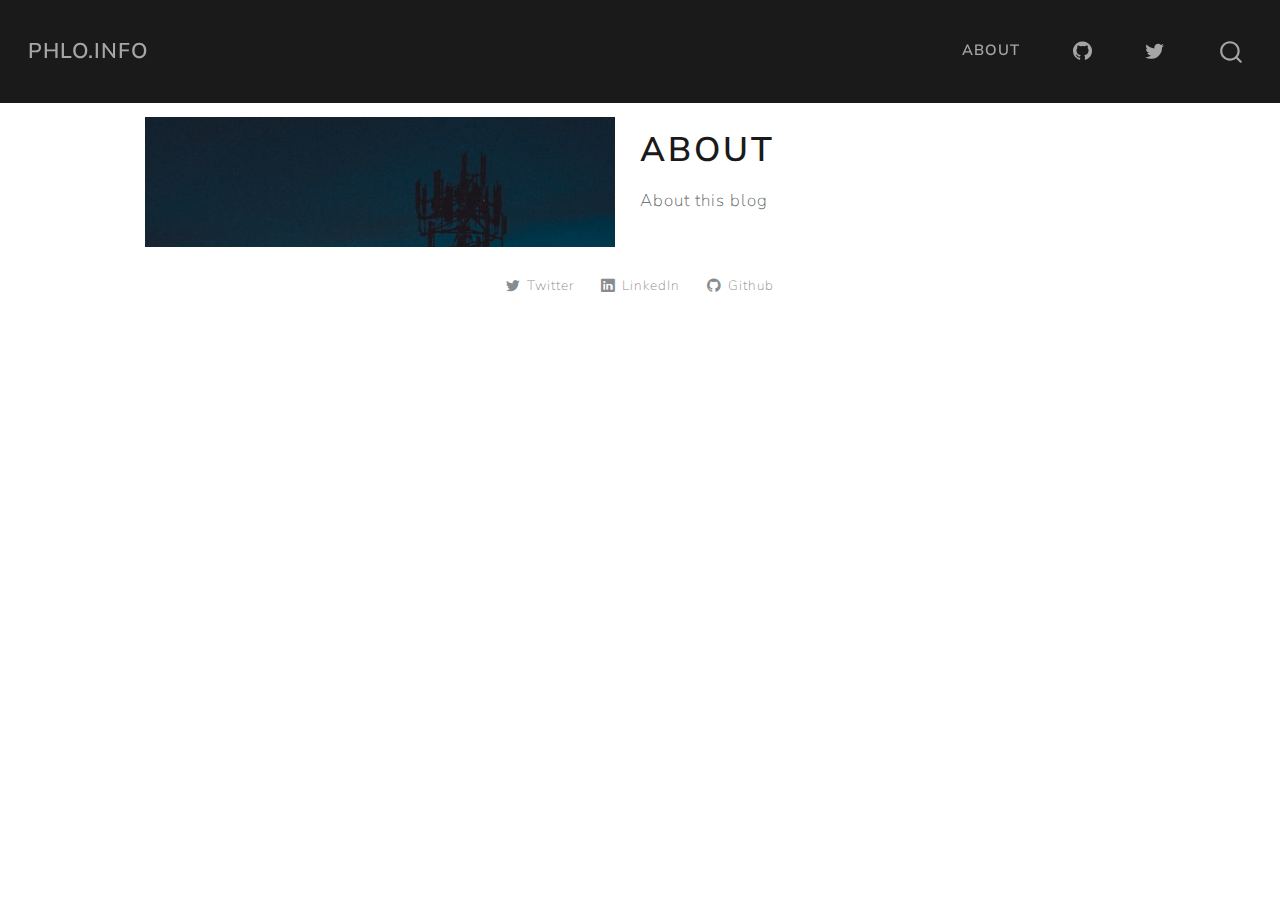
<file: about.html>
<!DOCTYPE html>
<html xmlns="http://www.w3.org/1999/xhtml" lang="en" xml:lang="en"><head>

<meta charset="utf-8">
<meta name="generator" content="quarto-1.5.57">

<meta name="viewport" content="width=device-width, initial-scale=1.0, user-scalable=yes">


<title>About – phlo.info</title>
<style>
code{white-space: pre-wrap;}
span.smallcaps{font-variant: small-caps;}
div.columns{display: flex; gap: min(4vw, 1.5em);}
div.column{flex: auto; overflow-x: auto;}
div.hanging-indent{margin-left: 1.5em; text-indent: -1.5em;}
ul.task-list{list-style: none;}
ul.task-list li input[type="checkbox"] {
  width: 0.8em;
  margin: 0 0.8em 0.2em -1em; /* quarto-specific, see https://github.com/quarto-dev/quarto-cli/issues/4556 */ 
  vertical-align: middle;
}
</style>


<script src="site_libs/quarto-nav/quarto-nav.js"></script>
<script src="site_libs/quarto-nav/headroom.min.js"></script>
<script src="site_libs/clipboard/clipboard.min.js"></script>
<script src="site_libs/quarto-search/autocomplete.umd.js"></script>
<script src="site_libs/quarto-search/fuse.min.js"></script>
<script src="site_libs/quarto-search/quarto-search.js"></script>
<meta name="quarto:offset" content="./">
<script src="site_libs/quarto-html/quarto.js"></script>
<script src="site_libs/quarto-html/popper.min.js"></script>
<script src="site_libs/quarto-html/tippy.umd.min.js"></script>
<link href="site_libs/quarto-html/tippy.css" rel="stylesheet">
<link href="site_libs/quarto-html/quarto-syntax-highlighting.css" rel="stylesheet" id="quarto-text-highlighting-styles">
<script src="site_libs/bootstrap/bootstrap.min.js"></script>
<link href="site_libs/bootstrap/bootstrap-icons.css" rel="stylesheet">
<link href="site_libs/bootstrap/bootstrap.min.css" rel="stylesheet" id="quarto-bootstrap" data-mode="light">
<script id="quarto-search-options" type="application/json">{
  "location": "navbar",
  "copy-button": false,
  "collapse-after": 3,
  "panel-placement": "end",
  "type": "overlay",
  "limit": 50,
  "keyboard-shortcut": [
    "f",
    "/",
    "s"
  ],
  "show-item-context": false,
  "language": {
    "search-no-results-text": "No results",
    "search-matching-documents-text": "matching documents",
    "search-copy-link-title": "Copy link to search",
    "search-hide-matches-text": "Hide additional matches",
    "search-more-match-text": "more match in this document",
    "search-more-matches-text": "more matches in this document",
    "search-clear-button-title": "Clear",
    "search-text-placeholder": "",
    "search-detached-cancel-button-title": "Cancel",
    "search-submit-button-title": "Submit",
    "search-label": "Search"
  }
}</script>


<link rel="stylesheet" href="styles.css">
</head>

<body class="nav-fixed fullcontent">

<div id="quarto-search-results"></div>
  <header id="quarto-header" class="headroom fixed-top">
    <nav class="navbar navbar-expand-lg " data-bs-theme="dark">
      <div class="navbar-container container-fluid">
      <div class="navbar-brand-container mx-auto">
    <a class="navbar-brand" href="./index.html">
    <span class="navbar-title">phlo.info</span>
    </a>
  </div>
            <div id="quarto-search" class="" title="Search"></div>
          <button class="navbar-toggler" type="button" data-bs-toggle="collapse" data-bs-target="#navbarCollapse" aria-controls="navbarCollapse" role="menu" aria-expanded="false" aria-label="Toggle navigation" onclick="if (window.quartoToggleHeadroom) { window.quartoToggleHeadroom(); }">
  <span class="navbar-toggler-icon"></span>
</button>
          <div class="collapse navbar-collapse" id="navbarCollapse">
            <ul class="navbar-nav navbar-nav-scroll ms-auto">
  <li class="nav-item">
    <a class="nav-link active" href="./about.html" aria-current="page"> 
<span class="menu-text">About</span></a>
  </li>  
  <li class="nav-item compact">
    <a class="nav-link" href="https://github.com/YoungPhlo"> <i class="bi bi-github" role="img">
</i> 
<span class="menu-text"></span></a>
  </li>  
  <li class="nav-item compact">
    <a class="nav-link" href="https://twitter.com/YoungPhlo_"> <i class="bi bi-twitter" role="img">
</i> 
<span class="menu-text"></span></a>
  </li>  
</ul>
          </div> <!-- /navcollapse -->
            <div class="quarto-navbar-tools">
</div>
      </div> <!-- /container-fluid -->
    </nav>
</header>
<!-- content -->
<div id="quarto-content" class="quarto-container page-columns page-rows-contents page-layout-article page-navbar">
<!-- sidebar -->
<!-- margin-sidebar -->
    
<!-- main -->
<div class="quarto-about-broadside column-page">
  <div class="about-main">
    <div class="about-entity" style="background-image: url('profile.jpg')"></div>
    <div class="about-contents"><header id="title-block-header" class="quarto-title-block default">
<div class="quarto-title">
<h1 class="title">About</h1>
</div>
<div class="quarto-title-meta">
  </div>
</header><main class="content" id="quarto-document-content">
<p>About this blog</p>


</main></div>
  </div>
  <div class="about-links">
  <a href="https://twitter.com" class="about-link" rel="" target="">
    <i class="bi bi-twitter"></i>
     <span class="about-link-text">Twitter</span>
  </a>
  <a href="https://linkedin.com" class="about-link" rel="" target="">
    <i class="bi bi-linkedin"></i>
     <span class="about-link-text">LinkedIn</span>
  </a>
  <a href="https://github.com" class="about-link" rel="" target="">
    <i class="bi bi-github"></i>
     <span class="about-link-text">Github</span>
  </a>
</div>
</div>
 <!-- /main -->
<script id="quarto-html-after-body" type="application/javascript">
window.document.addEventListener("DOMContentLoaded", function (event) {
  const toggleBodyColorMode = (bsSheetEl) => {
    const mode = bsSheetEl.getAttribute("data-mode");
    const bodyEl = window.document.querySelector("body");
    if (mode === "dark") {
      bodyEl.classList.add("quarto-dark");
      bodyEl.classList.remove("quarto-light");
    } else {
      bodyEl.classList.add("quarto-light");
      bodyEl.classList.remove("quarto-dark");
    }
  }
  const toggleBodyColorPrimary = () => {
    const bsSheetEl = window.document.querySelector("link#quarto-bootstrap");
    if (bsSheetEl) {
      toggleBodyColorMode(bsSheetEl);
    }
  }
  toggleBodyColorPrimary();  
  const isCodeAnnotation = (el) => {
    for (const clz of el.classList) {
      if (clz.startsWith('code-annotation-')) {                     
        return true;
      }
    }
    return false;
  }
  const onCopySuccess = function(e) {
    // button target
    const button = e.trigger;
    // don't keep focus
    button.blur();
    // flash "checked"
    button.classList.add('code-copy-button-checked');
    var currentTitle = button.getAttribute("title");
    button.setAttribute("title", "Copied!");
    let tooltip;
    if (window.bootstrap) {
      button.setAttribute("data-bs-toggle", "tooltip");
      button.setAttribute("data-bs-placement", "left");
      button.setAttribute("data-bs-title", "Copied!");
      tooltip = new bootstrap.Tooltip(button, 
        { trigger: "manual", 
          customClass: "code-copy-button-tooltip",
          offset: [0, -8]});
      tooltip.show();    
    }
    setTimeout(function() {
      if (tooltip) {
        tooltip.hide();
        button.removeAttribute("data-bs-title");
        button.removeAttribute("data-bs-toggle");
        button.removeAttribute("data-bs-placement");
      }
      button.setAttribute("title", currentTitle);
      button.classList.remove('code-copy-button-checked');
    }, 1000);
    // clear code selection
    e.clearSelection();
  }
  const getTextToCopy = function(trigger) {
      const codeEl = trigger.previousElementSibling.cloneNode(true);
      for (const childEl of codeEl.children) {
        if (isCodeAnnotation(childEl)) {
          childEl.remove();
        }
      }
      return codeEl.innerText;
  }
  const clipboard = new window.ClipboardJS('.code-copy-button:not([data-in-quarto-modal])', {
    text: getTextToCopy
  });
  clipboard.on('success', onCopySuccess);
  if (window.document.getElementById('quarto-embedded-source-code-modal')) {
    // For code content inside modals, clipBoardJS needs to be initialized with a container option
    // TODO: Check when it could be a function (https://github.com/zenorocha/clipboard.js/issues/860)
    const clipboardModal = new window.ClipboardJS('.code-copy-button[data-in-quarto-modal]', {
      text: getTextToCopy,
      container: window.document.getElementById('quarto-embedded-source-code-modal')
    });
    clipboardModal.on('success', onCopySuccess);
  }
    var localhostRegex = new RegExp(/^(?:http|https):\/\/localhost\:?[0-9]*\//);
    var mailtoRegex = new RegExp(/^mailto:/);
      var filterRegex = new RegExp("https:\/\/phloinfo\.github\.io\/");
    var isInternal = (href) => {
        return filterRegex.test(href) || localhostRegex.test(href) || mailtoRegex.test(href);
    }
    // Inspect non-navigation links and adorn them if external
 	var links = window.document.querySelectorAll('a[href]:not(.nav-link):not(.navbar-brand):not(.toc-action):not(.sidebar-link):not(.sidebar-item-toggle):not(.pagination-link):not(.no-external):not([aria-hidden]):not(.dropdown-item):not(.quarto-navigation-tool):not(.about-link)');
    for (var i=0; i<links.length; i++) {
      const link = links[i];
      if (!isInternal(link.href)) {
        // undo the damage that might have been done by quarto-nav.js in the case of
        // links that we want to consider external
        if (link.dataset.originalHref !== undefined) {
          link.href = link.dataset.originalHref;
        }
      }
    }
  function tippyHover(el, contentFn, onTriggerFn, onUntriggerFn) {
    const config = {
      allowHTML: true,
      maxWidth: 500,
      delay: 100,
      arrow: false,
      appendTo: function(el) {
          return el.parentElement;
      },
      interactive: true,
      interactiveBorder: 10,
      theme: 'quarto',
      placement: 'bottom-start',
    };
    if (contentFn) {
      config.content = contentFn;
    }
    if (onTriggerFn) {
      config.onTrigger = onTriggerFn;
    }
    if (onUntriggerFn) {
      config.onUntrigger = onUntriggerFn;
    }
    window.tippy(el, config); 
  }
  const noterefs = window.document.querySelectorAll('a[role="doc-noteref"]');
  for (var i=0; i<noterefs.length; i++) {
    const ref = noterefs[i];
    tippyHover(ref, function() {
      // use id or data attribute instead here
      let href = ref.getAttribute('data-footnote-href') || ref.getAttribute('href');
      try { href = new URL(href).hash; } catch {}
      const id = href.replace(/^#\/?/, "");
      const note = window.document.getElementById(id);
      if (note) {
        return note.innerHTML;
      } else {
        return "";
      }
    });
  }
  const xrefs = window.document.querySelectorAll('a.quarto-xref');
  const processXRef = (id, note) => {
    // Strip column container classes
    const stripColumnClz = (el) => {
      el.classList.remove("page-full", "page-columns");
      if (el.children) {
        for (const child of el.children) {
          stripColumnClz(child);
        }
      }
    }
    stripColumnClz(note)
    if (id === null || id.startsWith('sec-')) {
      // Special case sections, only their first couple elements
      const container = document.createElement("div");
      if (note.children && note.children.length > 2) {
        container.appendChild(note.children[0].cloneNode(true));
        for (let i = 1; i < note.children.length; i++) {
          const child = note.children[i];
          if (child.tagName === "P" && child.innerText === "") {
            continue;
          } else {
            container.appendChild(child.cloneNode(true));
            break;
          }
        }
        if (window.Quarto?.typesetMath) {
          window.Quarto.typesetMath(container);
        }
        return container.innerHTML
      } else {
        if (window.Quarto?.typesetMath) {
          window.Quarto.typesetMath(note);
        }
        return note.innerHTML;
      }
    } else {
      // Remove any anchor links if they are present
      const anchorLink = note.querySelector('a.anchorjs-link');
      if (anchorLink) {
        anchorLink.remove();
      }
      if (window.Quarto?.typesetMath) {
        window.Quarto.typesetMath(note);
      }
      // TODO in 1.5, we should make sure this works without a callout special case
      if (note.classList.contains("callout")) {
        return note.outerHTML;
      } else {
        return note.innerHTML;
      }
    }
  }
  for (var i=0; i<xrefs.length; i++) {
    const xref = xrefs[i];
    tippyHover(xref, undefined, function(instance) {
      instance.disable();
      let url = xref.getAttribute('href');
      let hash = undefined; 
      if (url.startsWith('#')) {
        hash = url;
      } else {
        try { hash = new URL(url).hash; } catch {}
      }
      if (hash) {
        const id = hash.replace(/^#\/?/, "");
        const note = window.document.getElementById(id);
        if (note !== null) {
          try {
            const html = processXRef(id, note.cloneNode(true));
            instance.setContent(html);
          } finally {
            instance.enable();
            instance.show();
          }
        } else {
          // See if we can fetch this
          fetch(url.split('#')[0])
          .then(res => res.text())
          .then(html => {
            const parser = new DOMParser();
            const htmlDoc = parser.parseFromString(html, "text/html");
            const note = htmlDoc.getElementById(id);
            if (note !== null) {
              const html = processXRef(id, note);
              instance.setContent(html);
            } 
          }).finally(() => {
            instance.enable();
            instance.show();
          });
        }
      } else {
        // See if we can fetch a full url (with no hash to target)
        // This is a special case and we should probably do some content thinning / targeting
        fetch(url)
        .then(res => res.text())
        .then(html => {
          const parser = new DOMParser();
          const htmlDoc = parser.parseFromString(html, "text/html");
          const note = htmlDoc.querySelector('main.content');
          if (note !== null) {
            // This should only happen for chapter cross references
            // (since there is no id in the URL)
            // remove the first header
            if (note.children.length > 0 && note.children[0].tagName === "HEADER") {
              note.children[0].remove();
            }
            const html = processXRef(null, note);
            instance.setContent(html);
          } 
        }).finally(() => {
          instance.enable();
          instance.show();
        });
      }
    }, function(instance) {
    });
  }
      let selectedAnnoteEl;
      const selectorForAnnotation = ( cell, annotation) => {
        let cellAttr = 'data-code-cell="' + cell + '"';
        let lineAttr = 'data-code-annotation="' +  annotation + '"';
        const selector = 'span[' + cellAttr + '][' + lineAttr + ']';
        return selector;
      }
      const selectCodeLines = (annoteEl) => {
        const doc = window.document;
        const targetCell = annoteEl.getAttribute("data-target-cell");
        const targetAnnotation = annoteEl.getAttribute("data-target-annotation");
        const annoteSpan = window.document.querySelector(selectorForAnnotation(targetCell, targetAnnotation));
        const lines = annoteSpan.getAttribute("data-code-lines").split(",");
        const lineIds = lines.map((line) => {
          return targetCell + "-" + line;
        })
        let top = null;
        let height = null;
        let parent = null;
        if (lineIds.length > 0) {
            //compute the position of the single el (top and bottom and make a div)
            const el = window.document.getElementById(lineIds[0]);
            top = el.offsetTop;
            height = el.offsetHeight;
            parent = el.parentElement.parentElement;
          if (lineIds.length > 1) {
            const lastEl = window.document.getElementById(lineIds[lineIds.length - 1]);
            const bottom = lastEl.offsetTop + lastEl.offsetHeight;
            height = bottom - top;
          }
          if (top !== null && height !== null && parent !== null) {
            // cook up a div (if necessary) and position it 
            let div = window.document.getElementById("code-annotation-line-highlight");
            if (div === null) {
              div = window.document.createElement("div");
              div.setAttribute("id", "code-annotation-line-highlight");
              div.style.position = 'absolute';
              parent.appendChild(div);
            }
            div.style.top = top - 2 + "px";
            div.style.height = height + 4 + "px";
            div.style.left = 0;
            let gutterDiv = window.document.getElementById("code-annotation-line-highlight-gutter");
            if (gutterDiv === null) {
              gutterDiv = window.document.createElement("div");
              gutterDiv.setAttribute("id", "code-annotation-line-highlight-gutter");
              gutterDiv.style.position = 'absolute';
              const codeCell = window.document.getElementById(targetCell);
              const gutter = codeCell.querySelector('.code-annotation-gutter');
              gutter.appendChild(gutterDiv);
            }
            gutterDiv.style.top = top - 2 + "px";
            gutterDiv.style.height = height + 4 + "px";
          }
          selectedAnnoteEl = annoteEl;
        }
      };
      const unselectCodeLines = () => {
        const elementsIds = ["code-annotation-line-highlight", "code-annotation-line-highlight-gutter"];
        elementsIds.forEach((elId) => {
          const div = window.document.getElementById(elId);
          if (div) {
            div.remove();
          }
        });
        selectedAnnoteEl = undefined;
      };
        // Handle positioning of the toggle
    window.addEventListener(
      "resize",
      throttle(() => {
        elRect = undefined;
        if (selectedAnnoteEl) {
          selectCodeLines(selectedAnnoteEl);
        }
      }, 10)
    );
    function throttle(fn, ms) {
    let throttle = false;
    let timer;
      return (...args) => {
        if(!throttle) { // first call gets through
            fn.apply(this, args);
            throttle = true;
        } else { // all the others get throttled
            if(timer) clearTimeout(timer); // cancel #2
            timer = setTimeout(() => {
              fn.apply(this, args);
              timer = throttle = false;
            }, ms);
        }
      };
    }
      // Attach click handler to the DT
      const annoteDls = window.document.querySelectorAll('dt[data-target-cell]');
      for (const annoteDlNode of annoteDls) {
        annoteDlNode.addEventListener('click', (event) => {
          const clickedEl = event.target;
          if (clickedEl !== selectedAnnoteEl) {
            unselectCodeLines();
            const activeEl = window.document.querySelector('dt[data-target-cell].code-annotation-active');
            if (activeEl) {
              activeEl.classList.remove('code-annotation-active');
            }
            selectCodeLines(clickedEl);
            clickedEl.classList.add('code-annotation-active');
          } else {
            // Unselect the line
            unselectCodeLines();
            clickedEl.classList.remove('code-annotation-active');
          }
        });
      }
  const findCites = (el) => {
    const parentEl = el.parentElement;
    if (parentEl) {
      const cites = parentEl.dataset.cites;
      if (cites) {
        return {
          el,
          cites: cites.split(' ')
        };
      } else {
        return findCites(el.parentElement)
      }
    } else {
      return undefined;
    }
  };
  var bibliorefs = window.document.querySelectorAll('a[role="doc-biblioref"]');
  for (var i=0; i<bibliorefs.length; i++) {
    const ref = bibliorefs[i];
    const citeInfo = findCites(ref);
    if (citeInfo) {
      tippyHover(citeInfo.el, function() {
        var popup = window.document.createElement('div');
        citeInfo.cites.forEach(function(cite) {
          var citeDiv = window.document.createElement('div');
          citeDiv.classList.add('hanging-indent');
          citeDiv.classList.add('csl-entry');
          var biblioDiv = window.document.getElementById('ref-' + cite);
          if (biblioDiv) {
            citeDiv.innerHTML = biblioDiv.innerHTML;
          }
          popup.appendChild(citeDiv);
        });
        return popup.innerHTML;
      });
    }
  }
});
</script>
</div> <!-- /content -->




</body></html>
</file>
<file: site_libs/quarto-html/tippy.css>
.tippy-box[data-animation=fade][data-state=hidden]{opacity:0}[data-tippy-root]{max-width:calc(100vw - 10px)}.tippy-box{position:relative;background-color:#333;color:#fff;border-radius:4px;font-size:14px;line-height:1.4;white-space:normal;outline:0;transition-property:transform,visibility,opacity}.tippy-box[data-placement^=top]>.tippy-arrow{bottom:0}.tippy-box[data-placement^=top]>.tippy-arrow:before{bottom:-7px;left:0;border-width:8px 8px 0;border-top-color:initial;transform-origin:center top}.tippy-box[data-placement^=bottom]>.tippy-arrow{top:0}.tippy-box[data-placement^=bottom]>.tippy-arrow:before{top:-7px;left:0;border-width:0 8px 8px;border-bottom-color:initial;transform-origin:center bottom}.tippy-box[data-placement^=left]>.tippy-arrow{right:0}.tippy-box[data-placement^=left]>.tippy-arrow:before{border-width:8px 0 8px 8px;border-left-color:initial;right:-7px;transform-origin:center left}.tippy-box[data-placement^=right]>.tippy-arrow{left:0}.tippy-box[data-placement^=right]>.tippy-arrow:before{left:-7px;border-width:8px 8px 8px 0;border-right-color:initial;transform-origin:center right}.tippy-box[data-inertia][data-state=visible]{transition-timing-function:cubic-bezier(.54,1.5,.38,1.11)}.tippy-arrow{width:16px;height:16px;color:#333}.tippy-arrow:before{content:"";position:absolute;border-color:transparent;border-style:solid}.tippy-content{position:relative;padding:5px 9px;z-index:1}
</file>
<file: site_libs/quarto-html/quarto-syntax-highlighting.css>
/* quarto syntax highlight colors */
:root {
  --quarto-hl-ot-color: #003B4F;
  --quarto-hl-at-color: #657422;
  --quarto-hl-ss-color: #20794D;
  --quarto-hl-an-color: #5E5E5E;
  --quarto-hl-fu-color: #4758AB;
  --quarto-hl-st-color: #20794D;
  --quarto-hl-cf-color: #003B4F;
  --quarto-hl-op-color: #5E5E5E;
  --quarto-hl-er-color: #AD0000;
  --quarto-hl-bn-color: #AD0000;
  --quarto-hl-al-color: #AD0000;
  --quarto-hl-va-color: #111111;
  --quarto-hl-bu-color: inherit;
  --quarto-hl-ex-color: inherit;
  --quarto-hl-pp-color: #AD0000;
  --quarto-hl-in-color: #5E5E5E;
  --quarto-hl-vs-color: #20794D;
  --quarto-hl-wa-color: #5E5E5E;
  --quarto-hl-do-color: #5E5E5E;
  --quarto-hl-im-color: #00769E;
  --quarto-hl-ch-color: #20794D;
  --quarto-hl-dt-color: #AD0000;
  --quarto-hl-fl-color: #AD0000;
  --quarto-hl-co-color: #5E5E5E;
  --quarto-hl-cv-color: #5E5E5E;
  --quarto-hl-cn-color: #8f5902;
  --quarto-hl-sc-color: #5E5E5E;
  --quarto-hl-dv-color: #AD0000;
  --quarto-hl-kw-color: #003B4F;
}

/* other quarto variables */
:root {
  --quarto-font-monospace: SFMono-Regular, Menlo, Monaco, Consolas, "Liberation Mono", "Courier New", monospace;
}

pre > code.sourceCode > span {
  color: #003B4F;
}

code span {
  color: #003B4F;
}

code.sourceCode > span {
  color: #003B4F;
}

div.sourceCode,
div.sourceCode pre.sourceCode {
  color: #003B4F;
}

code span.ot {
  color: #003B4F;
  font-style: inherit;
}

code span.at {
  color: #657422;
  font-style: inherit;
}

code span.ss {
  color: #20794D;
  font-style: inherit;
}

code span.an {
  color: #5E5E5E;
  font-style: inherit;
}

code span.fu {
  color: #4758AB;
  font-style: inherit;
}

code span.st {
  color: #20794D;
  font-style: inherit;
}

code span.cf {
  color: #003B4F;
  font-weight: bold;
  font-style: inherit;
}

code span.op {
  color: #5E5E5E;
  font-style: inherit;
}

code span.er {
  color: #AD0000;
  font-style: inherit;
}

code span.bn {
  color: #AD0000;
  font-style: inherit;
}

code span.al {
  color: #AD0000;
  font-style: inherit;
}

code span.va {
  color: #111111;
  font-style: inherit;
}

code span.bu {
  font-style: inherit;
}

code span.ex {
  font-style: inherit;
}

code span.pp {
  color: #AD0000;
  font-style: inherit;
}

code span.in {
  color: #5E5E5E;
  font-style: inherit;
}

code span.vs {
  color: #20794D;
  font-style: inherit;
}

code span.wa {
  color: #5E5E5E;
  font-style: italic;
}

code span.do {
  color: #5E5E5E;
  font-style: italic;
}

code span.im {
  color: #00769E;
  font-style: inherit;
}

code span.ch {
  color: #20794D;
  font-style: inherit;
}

code span.dt {
  color: #AD0000;
  font-style: inherit;
}

code span.fl {
  color: #AD0000;
  font-style: inherit;
}

code span.co {
  color: #5E5E5E;
  font-style: inherit;
}

code span.cv {
  color: #5E5E5E;
  font-style: italic;
}

code span.cn {
  color: #8f5902;
  font-style: inherit;
}

code span.sc {
  color: #5E5E5E;
  font-style: inherit;
}

code span.dv {
  color: #AD0000;
  font-style: inherit;
}

code span.kw {
  color: #003B4F;
  font-weight: bold;
  font-style: inherit;
}

.prevent-inlining {
  content: "</";
}

/*# sourceMappingURL=debc5d5d77c3f9108843748ff7464032.css.map */
</file>
<file: styles.css>
/* css styles */
</file>
<file: site_libs/quarto-html/quarto-syntax-highlighting-7b89279ff1a6dce999919e0e67d4d9ec.css>
/* quarto syntax highlight colors */
:root {
  --quarto-hl-ot-color: #003B4F;
  --quarto-hl-at-color: #657422;
  --quarto-hl-ss-color: #20794D;
  --quarto-hl-an-color: #5E5E5E;
  --quarto-hl-fu-color: #4758AB;
  --quarto-hl-st-color: #20794D;
  --quarto-hl-cf-color: #003B4F;
  --quarto-hl-op-color: #5E5E5E;
  --quarto-hl-er-color: #AD0000;
  --quarto-hl-bn-color: #AD0000;
  --quarto-hl-al-color: #AD0000;
  --quarto-hl-va-color: #111111;
  --quarto-hl-bu-color: inherit;
  --quarto-hl-ex-color: inherit;
  --quarto-hl-pp-color: #AD0000;
  --quarto-hl-in-color: #5E5E5E;
  --quarto-hl-vs-color: #20794D;
  --quarto-hl-wa-color: #5E5E5E;
  --quarto-hl-do-color: #5E5E5E;
  --quarto-hl-im-color: #00769E;
  --quarto-hl-ch-color: #20794D;
  --quarto-hl-dt-color: #AD0000;
  --quarto-hl-fl-color: #AD0000;
  --quarto-hl-co-color: #5E5E5E;
  --quarto-hl-cv-color: #5E5E5E;
  --quarto-hl-cn-color: #8f5902;
  --quarto-hl-sc-color: #5E5E5E;
  --quarto-hl-dv-color: #AD0000;
  --quarto-hl-kw-color: #003B4F;
}

/* other quarto variables */
:root {
  --quarto-font-monospace: SFMono-Regular, Menlo, Monaco, Consolas, "Liberation Mono", "Courier New", monospace;
}

/* syntax highlight based on Pandoc's rules */
pre > code.sourceCode > span {
  color: #003B4F;
}

code.sourceCode > span {
  color: #003B4F;
}

div.sourceCode,
div.sourceCode pre.sourceCode {
  color: #003B4F;
}

/* Normal */
code span {
  color: #003B4F;
}

/* Alert */
code span.al {
  color: #AD0000;
  font-style: inherit;
}

/* Annotation */
code span.an {
  color: #5E5E5E;
  font-style: inherit;
}

/* Attribute */
code span.at {
  color: #657422;
  font-style: inherit;
}

/* BaseN */
code span.bn {
  color: #AD0000;
  font-style: inherit;
}

/* BuiltIn */
code span.bu {
  font-style: inherit;
}

/* ControlFlow */
code span.cf {
  color: #003B4F;
  font-weight: bold;
  font-style: inherit;
}

/* Char */
code span.ch {
  color: #20794D;
  font-style: inherit;
}

/* Constant */
code span.cn {
  color: #8f5902;
  font-style: inherit;
}

/* Comment */
code span.co {
  color: #5E5E5E;
  font-style: inherit;
}

/* CommentVar */
code span.cv {
  color: #5E5E5E;
  font-style: italic;
}

/* Documentation */
code span.do {
  color: #5E5E5E;
  font-style: italic;
}

/* DataType */
code span.dt {
  color: #AD0000;
  font-style: inherit;
}

/* DecVal */
code span.dv {
  color: #AD0000;
  font-style: inherit;
}

/* Error */
code span.er {
  color: #AD0000;
  font-style: inherit;
}

/* Extension */
code span.ex {
  font-style: inherit;
}

/* Float */
code span.fl {
  color: #AD0000;
  font-style: inherit;
}

/* Function */
code span.fu {
  color: #4758AB;
  font-style: inherit;
}

/* Import */
code span.im {
  color: #00769E;
  font-style: inherit;
}

/* Information */
code span.in {
  color: #5E5E5E;
  font-style: inherit;
}

/* Keyword */
code span.kw {
  color: #003B4F;
  font-weight: bold;
  font-style: inherit;
}

/* Operator */
code span.op {
  color: #5E5E5E;
  font-style: inherit;
}

/* Other */
code span.ot {
  color: #003B4F;
  font-style: inherit;
}

/* Preprocessor */
code span.pp {
  color: #AD0000;
  font-style: inherit;
}

/* SpecialChar */
code span.sc {
  color: #5E5E5E;
  font-style: inherit;
}

/* SpecialString */
code span.ss {
  color: #20794D;
  font-style: inherit;
}

/* String */
code span.st {
  color: #20794D;
  font-style: inherit;
}

/* Variable */
code span.va {
  color: #111111;
  font-style: inherit;
}

/* VerbatimString */
code span.vs {
  color: #20794D;
  font-style: inherit;
}

/* Warning */
code span.wa {
  color: #5E5E5E;
  font-style: italic;
}

.prevent-inlining {
  content: "</";
}

/*# sourceMappingURL=3944bc705cfaf4c80e56f77c5205168a.css.map */
</file>
